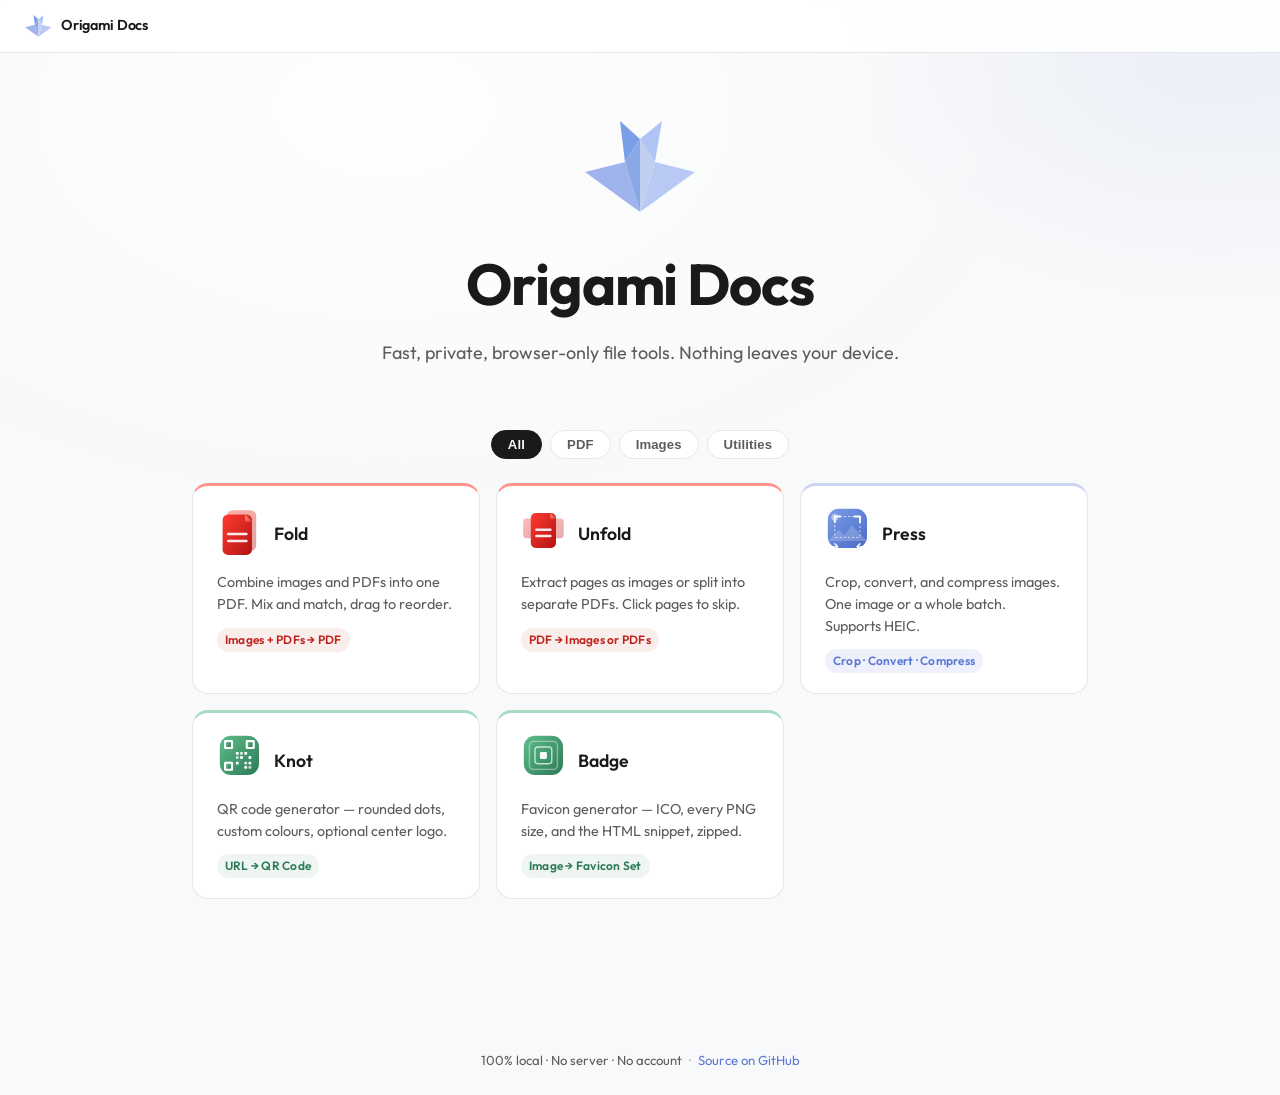
<file: index.html>
<!doctype html>
<html lang="en">
  <head>
    <meta charset="utf-8" />
    <meta name="viewport" content="width=device-width, initial-scale=1" />
    <meta name="theme-color" content="#151515" />
    <meta
      name="description"
      content="Origami Docs — fast, private, browser-only file tools. Nothing leaves your device."
    />
    <link rel="manifest" href="manifest.json" />
    <title>Origami Docs · Browser-only file tools</title>
    <link rel="apple-touch-icon" sizes="180x180" href="assets/icons/apple-touch-icon.png" />
    <link rel="icon" type="image/png" sizes="32x32" href="assets/icons/favicon-32.png" />
    <link rel="icon" type="image/png" sizes="192x192" href="assets/icons/icon-192.png" />
    <link rel="icon" type="image/svg+xml" href="assets/icons/favicon.svg" />
    <link rel="preconnect" href="https://fonts.gstatic.com" crossorigin />
    <link
      rel="stylesheet"
      href="https://fonts.googleapis.com/css2?family=Outfit:wght@400;500;600;700&display=swap"
    />
    <link rel="stylesheet" href="shared/styles.css" />
    <style>
      .wrap {
        max-width: 960px;
        margin: 0 auto;
        padding: clamp(32px, 6vw, 64px) clamp(20px, 4vw, 32px);
      }

      .hero {
        text-align: center;
        margin-bottom: clamp(40px, 6vw, 64px);
      }

      .hero-crane {
        display: block;
        height: 100px;
        width: auto;
        margin: 0 auto 24px;
        cursor: pointer;
      }

      .hero-crane polygon {
        transition: transform 0.5s cubic-bezier(0.34, 1.4, 0.64, 1);
        transform-box: fill-box;
      }

      /* wings rotate up around their body-connection edge */
      .crane-wl {
        transform: rotate(0deg);
        transform-origin: 72% 0%;
      }
      .crane-wr {
        transform: rotate(0deg);
        transform-origin: 28% 0%;
      }
      .hero-crane:hover .crane-wl { transform: rotate(-30deg); }
      .hero-crane:hover .crane-wr { transform: rotate(30deg); }

      /* tail and head spread slightly outward */
      .crane-tail {
        transform: rotate(0deg);
        transform-origin: 100% 100%;
      }
      .crane-head {
        transform: rotate(0deg);
        transform-origin: 0% 100%;
      }
      .hero-crane:hover .crane-tail { transform: rotate(-18deg); }
      .hero-crane:hover .crane-head { transform: rotate(18deg); }

      .hero h1 {
        margin: 0;
        font-size: clamp(2.4rem, 6vw, 3.6rem);
        font-weight: 700;
        letter-spacing: -0.02em;
      }

      .hero p {
        margin: 12px auto 0;
        max-width: 540px;
        color: var(--muted);
        font-size: clamp(1rem, 2vw, 1.125rem);
      }

      .tools {
        display: grid;
        grid-template-columns: repeat(auto-fill, minmax(260px, 1fr));
        gap: 16px;
      }

      .tool-card.cat-pdf     { border-top: 3px solid rgba(255, 59, 48, 0.55); }
      .tool-card.cat-image   { border-top: 3px solid rgba(159, 179, 236, 0.55); }
      .tool-card.cat-utility { border-top: 3px solid rgba(93, 189, 138, 0.55); }

      .tool-card {
        display: block;
        padding: 20px 24px;
        background: var(--panel);
        border: 1px solid var(--border);
        border-radius: 16px;
        color: var(--ink);
        text-decoration: none;
        transition:
          border-color 120ms ease,
          transform 120ms ease,
          background 120ms ease;
      }

      .tool-card:hover,
      .tool-card:focus-visible {
        border-color: var(--accent);
        transform: translateY(-2px);
        outline: none;
      }

      .tool-card:focus-visible {
        box-shadow: var(--focus-ring);
      }

      .card-top {
        display: flex;
        align-items: center;
        gap: 12px;
        margin-bottom: 10px;
      }

      .card-icon {
        flex-shrink: 0;
        height: 56px;
        width: auto;
      }

      .card-top h2 {
        margin: 0;
        font-size: 1.1rem;
        font-weight: 600;
      }

      .tool-card p {
        margin: 0 0 10px;
        color: var(--muted);
        font-size: 0.9rem;
      }

      .tool-meta {
        display: inline-block;
        font-size: 0.75rem;
        font-weight: 600;
        color: var(--muted);
        background: var(--soft);
        padding: 3px 8px;
        border-radius: 999px;
        letter-spacing: 0.02em;
      }

      .tool-meta.cat-pdf {
        color: #ff6b5e;
        background: rgba(255, 59, 48, 0.12);
      }

      .tool-meta.cat-image {
        color: var(--accent);
        background: rgba(159, 179, 236, 0.14);
      }

      .tool-meta.cat-utility {
        color: #5dbd8a;
        background: rgba(93, 189, 138, 0.12);
      }

      @media (prefers-color-scheme: light) {
        .tool-meta.cat-pdf     { color: #c0251d; background: rgba(192, 37, 29, 0.08); }
        .tool-meta.cat-image   { color: var(--accent); background: rgba(91, 120, 212, 0.1); }
        .tool-meta.cat-utility { color: #2d7a56; background: rgba(45, 122, 86, 0.08); }
      }

      .tool-card.placeholder {
        cursor: default;
        opacity: 0.6;
        border-style: dashed;
      }

      .tool-card.placeholder:hover {
        border-color: var(--border);
        transform: none;
      }

      /* ── Category filter pills ───────────────────────────────────────────── */

      .filter-bar {
        display: flex;
        gap: 8px;
        justify-content: center;
        flex-wrap: wrap;
        margin-bottom: 24px;
      }

      .filter-pill {
        padding: 6px 16px;
        border-radius: 999px;
        border: 1px solid var(--border);
        background: var(--panel);
        color: var(--muted);
        font-size: 0.82rem;
        font-weight: 600;
        cursor: pointer;
        transition: color 120ms ease, background 120ms ease, border-color 120ms ease;
        letter-spacing: 0.01em;
      }

      .filter-pill:hover { color: var(--ink); border-color: var(--ink); }

      .filter-pill[data-cat="all"].active {
        background: var(--ink);
        color: var(--bg);
        border-color: var(--ink);
      }

      .filter-pill[data-cat="cat-pdf"].active {
        background: rgba(255, 59, 48, 0.15);
        color: #ff6b5e;
        border-color: rgba(255, 59, 48, 0.45);
      }

      .filter-pill[data-cat="cat-image"].active {
        background: rgba(159, 179, 236, 0.15);
        color: var(--accent);
        border-color: rgba(159, 179, 236, 0.45);
      }

      .filter-pill[data-cat="cat-utility"].active {
        background: rgba(93, 189, 138, 0.15);
        color: #5dbd8a;
        border-color: rgba(93, 189, 138, 0.45);
      }

      @media (prefers-color-scheme: light) {
        .filter-pill[data-cat="cat-pdf"].active    { color: #c0251d; }
        .filter-pill[data-cat="cat-image"].active  { color: var(--accent); }
        .filter-pill[data-cat="cat-utility"].active{ color: #2d7a56; }
      }

      .tool-card[data-hidden] { display: none; }

      @media (max-width: 500px) {
        .hero-crane { height: 72px; }
        .hero { margin-bottom: clamp(28px, 5vw, 40px); }
        .tools { grid-template-columns: 1fr; }
      }
    </style>
  </head>
  <body>
    <main class="wrap">
      <header class="hero">
        <svg class="hero-crane" viewBox="0 0 120 100" role="img" aria-label="Origami crane" xmlns="http://www.w3.org/2000/svg">
          <polygon class="crane-wl"   points="5,55 45,45 60,95"   fill="#9FB3EC"/>
          <polygon class="crane-wr"   points="115,55 75,45 60,95"  fill="#B8C9F3"/>
          <polygon class="crane-bl"   points="45,45 60,22 60,95"   fill="#8AA8E6"/>
          <polygon class="crane-br"   points="75,45 60,22 60,95"   fill="#C0CFEF"/>
          <polygon class="crane-tail" points="45,45 40,4 60,22"    fill="#7B9EE8"/>
          <polygon class="crane-head" points="75,45 82,4 60,22"    fill="#B0C5F5"/>
        </svg>
        <h1>Origami Docs</h1>
        <p>Fast, private, browser-only file tools. Nothing leaves your device.</p>
      </header>

      <nav class="filter-bar" aria-label="Filter tools by category">
        <button class="filter-pill active" data-cat="all">All</button>
        <button class="filter-pill" data-cat="cat-pdf">PDF</button>
        <button class="filter-pill" data-cat="cat-image">Images</button>
        <button class="filter-pill" data-cat="cat-utility">Utilities</button>
      </nav>

      <section class="tools" aria-label="Available tools">

        <a class="tool-card cat-pdf" href="tools/fold/">
          <div class="card-top">
            <svg class="card-icon" viewBox="0 0 64 80" aria-hidden="true">
              <defs>
                <linearGradient id="ic-fld" x1="0" y1="0" x2="1" y2="1">
                  <stop offset="0" stop-color="#ff3b30"/><stop offset="1" stop-color="#b31313"/>
                </linearGradient>
                <linearGradient id="ic-fld-f" x1="0" y1="0" x2="1" y2="1">
                  <stop offset="0" stop-color="#ff8a7e"/><stop offset="1" stop-color="#e24a3f"/>
                </linearGradient>
              </defs>
              <rect x="14" y="6" width="42" height="58" rx="8" fill="url(#ic-fld)" opacity="0.4"/>
              <rect x="8" y="12" width="42" height="58" rx="8" fill="url(#ic-fld)"/>
              <path d="M40 12l10 10H40z" fill="url(#ic-fld-f)"/>
              <path d="M16 40h26M16 50h26" stroke="#fff" stroke-width="3.5" stroke-linecap="round" opacity="0.9"/>
            </svg>
            <h2>Fold</h2>
          </div>
          <p>Combine images and PDFs into one PDF. Mix and match, drag to reorder.</p>
          <span class="tool-meta cat-pdf">Images + PDFs → PDF</span>
        </a>

        <a class="tool-card cat-pdf" href="tools/unfold/">
          <div class="card-top">
            <svg class="card-icon" viewBox="0 0 64 80" aria-hidden="true">
              <defs>
                <linearGradient id="ic-unf" x1="0" y1="0" x2="1" y2="1">
                  <stop offset="0" stop-color="#ff3b30"/><stop offset="1" stop-color="#b31313"/>
                </linearGradient>
                <linearGradient id="ic-unf-f" x1="0" y1="0" x2="1" y2="1">
                  <stop offset="0" stop-color="#ff8a7e"/><stop offset="1" stop-color="#e24a3f"/>
                </linearGradient>
              </defs>
              <rect x="3" y="18" width="20" height="28" rx="5" fill="url(#ic-unf)" opacity="0.35"/>
              <rect x="41" y="18" width="20" height="28" rx="5" fill="url(#ic-unf)" opacity="0.35"/>
              <rect x="14" y="10" width="36" height="50" rx="7" fill="url(#ic-unf)"/>
              <path d="M42 10l8 8H42z" fill="url(#ic-unf-f)"/>
              <path d="M22 34h20M22 43h20" stroke="#fff" stroke-width="3.5" stroke-linecap="round" opacity="0.9"/>
            </svg>
            <h2>Unfold</h2>
          </div>
          <p>Extract pages as images or split into separate PDFs. Click pages to skip.</p>
          <span class="tool-meta cat-pdf">PDF → Images or PDFs</span>
        </a>

        <a class="tool-card cat-image" href="tools/press/">
          <div class="card-top">
            <svg class="card-icon" viewBox="0 0 64 80" aria-hidden="true">
              <defs>
                <linearGradient id="ic-prs" x1="0" y1="0" x2="1" y2="1">
                  <stop offset="0" stop-color="#7B9EE8"/><stop offset="1" stop-color="#4A6BC4"/>
                </linearGradient>
                <clipPath id="ic-prs-c"><rect x="4" y="4" width="56" height="56" rx="16"/></clipPath>
              </defs>
              <rect x="4" y="4" width="56" height="56" rx="16" fill="url(#ic-prs)"/>
              <circle cx="14" cy="16" r="5" fill="#fff" opacity="0.45" clip-path="url(#ic-prs-c)"/>
              <path d="M4 50 L20 34 L28 42 L38 28 L60 50 Z" fill="#fff" opacity="0.2" clip-path="url(#ic-prs-c)"/>
              <rect x="14" y="15" width="36" height="30" rx="1" fill="none" stroke="#fff" stroke-width="1.5" stroke-dasharray="3 3" opacity="0.65" clip-path="url(#ic-prs-c)"/>
              <path d="M22 15 L14 15 L14 23  M42 15 L50 15 L50 23" stroke="#fff" stroke-width="2.6" stroke-linecap="round" stroke-linejoin="round" fill="none"/>
              <path d="M10 58 L18 58" stroke="#fff" stroke-width="2" stroke-linecap="round" opacity="0.8"/>
              <path d="M14 54 L18 58 L14 62" stroke="#fff" stroke-width="2" stroke-linecap="round" stroke-linejoin="round" fill="none"/>
              <path d="M54 58 L46 58" stroke="#fff" stroke-width="2" stroke-linecap="round" opacity="0.8"/>
              <path d="M50 54 L46 58 L50 62" stroke="#fff" stroke-width="2" stroke-linecap="round" stroke-linejoin="round" fill="none"/>
            </svg>
            <h2>Press</h2>
          </div>
          <p>Crop, convert, and compress images. One image or a whole batch. Supports HEIC.</p>
          <span class="tool-meta cat-image">Crop · Convert · Compress</span>
        </a>

        <a class="tool-card cat-utility" href="tools/qr/">
          <div class="card-top">
            <svg class="card-icon" viewBox="0 0 64 80" aria-hidden="true">
              <defs>
                <linearGradient id="ic-qr" x1="0" y1="0" x2="1" y2="1">
                  <stop offset="0" stop-color="#5DBD8A"/><stop offset="1" stop-color="#2D7A56"/>
                </linearGradient>
                <clipPath id="ic-qr-c"><rect x="4" y="4" width="56" height="56" rx="16"/></clipPath>
              </defs>
              <rect x="4" y="4" width="56" height="56" rx="16" fill="url(#ic-qr)"/>
              <rect x="10" y="10" width="13" height="13" rx="2" fill="#fff" clip-path="url(#ic-qr-c)"/>
              <rect x="13" y="13" width="7" height="7" rx="1" fill="url(#ic-qr)" clip-path="url(#ic-qr-c)"/>
              <rect x="41" y="10" width="13" height="13" rx="2" fill="#fff" clip-path="url(#ic-qr-c)"/>
              <rect x="44" y="13" width="7" height="7" rx="1" fill="url(#ic-qr)" clip-path="url(#ic-qr-c)"/>
              <rect x="10" y="41" width="13" height="13" rx="2" fill="#fff" clip-path="url(#ic-qr-c)"/>
              <rect x="13" y="44" width="7" height="7" rx="1" fill="url(#ic-qr)" clip-path="url(#ic-qr-c)"/>
              <rect x="27" y="27" width="4" height="4" rx="1" fill="#fff"/>
              <rect x="33" y="27" width="4" height="4" rx="1" fill="#fff" opacity="0.8"/>
              <rect x="39" y="27" width="4" height="4" rx="1" fill="#fff"/>
              <rect x="27" y="33" width="4" height="4" rx="1" fill="#fff" opacity="0.7"/>
              <rect x="33" y="33" width="4" height="4" rx="1" fill="#fff"/>
              <rect x="45" y="33" width="4" height="4" rx="1" fill="#fff"/>
              <rect x="27" y="41" width="4" height="4" rx="1" fill="#fff"/>
              <rect x="39" y="41" width="4" height="4" rx="1" fill="#fff" opacity="0.8"/>
              <rect x="45" y="41" width="4" height="4" rx="1" fill="#fff"/>
              <rect x="39" y="47" width="4" height="4" rx="1" fill="#fff"/>
              <rect x="45" y="47" width="4" height="4" rx="1" fill="#fff" opacity="0.7"/>
            </svg>
            <h2>Knot</h2>
          </div>
          <p>QR code generator — rounded dots, custom colours, optional center logo.</p>
          <span class="tool-meta cat-utility">URL → QR Code</span>
        </a>

        <a class="tool-card cat-utility" href="tools/favicon/">
          <div class="card-top">
            <svg class="card-icon" viewBox="0 0 64 80" aria-hidden="true">
              <defs>
                <linearGradient id="ic-fav" x1="0" y1="0" x2="1" y2="1">
                  <stop offset="0" stop-color="#5DBD8A"/><stop offset="1" stop-color="#2D7A56"/>
                </linearGradient>
                <clipPath id="ic-fav-c"><rect x="4" y="4" width="56" height="56" rx="16"/></clipPath>
              </defs>
              <rect x="4" y="4" width="56" height="56" rx="16" fill="url(#ic-fav)"/>
              <rect x="12" y="12" width="40" height="40" rx="6" fill="none" stroke="#fff" stroke-width="2" opacity="0.4" clip-path="url(#ic-fav-c)"/>
              <rect x="20" y="20" width="24" height="24" rx="4" fill="none" stroke="#fff" stroke-width="2" opacity="0.7" clip-path="url(#ic-fav-c)"/>
              <rect x="27" y="27" width="10" height="10" rx="2" fill="#fff" opacity="0.95" clip-path="url(#ic-fav-c)"/>
            </svg>
            <h2>Badge</h2>
          </div>
          <p>Favicon generator — ICO, every PNG size, and the HTML snippet, zipped.</p>
          <span class="tool-meta cat-utility">Image → Favicon Set</span>
        </a>


      </section>
    </main>

    <script src="shared/shell.js"></script>
    <script>
      Shell.mount();

      (function () {
        const pills = document.querySelectorAll(".filter-pill");
        const cards = document.querySelectorAll(".tool-card");
        pills.forEach(pill => {
          pill.addEventListener("click", () => {
            pills.forEach(p => p.classList.remove("active"));
            pill.classList.add("active");
            const cat = pill.dataset.cat;
            cards.forEach(card => {
              if (cat === "all" || card.classList.contains(cat)) {
                delete card.dataset.hidden;
              } else {
                card.dataset.hidden = "";
              }
            });
          });
        });
      })();
      if ("serviceWorker" in navigator) {
        window.addEventListener("load", () => {
          navigator.serviceWorker.register("./sw.js").catch(() => {});
        });
      }
    </script>
  </body>
</html>
</file>
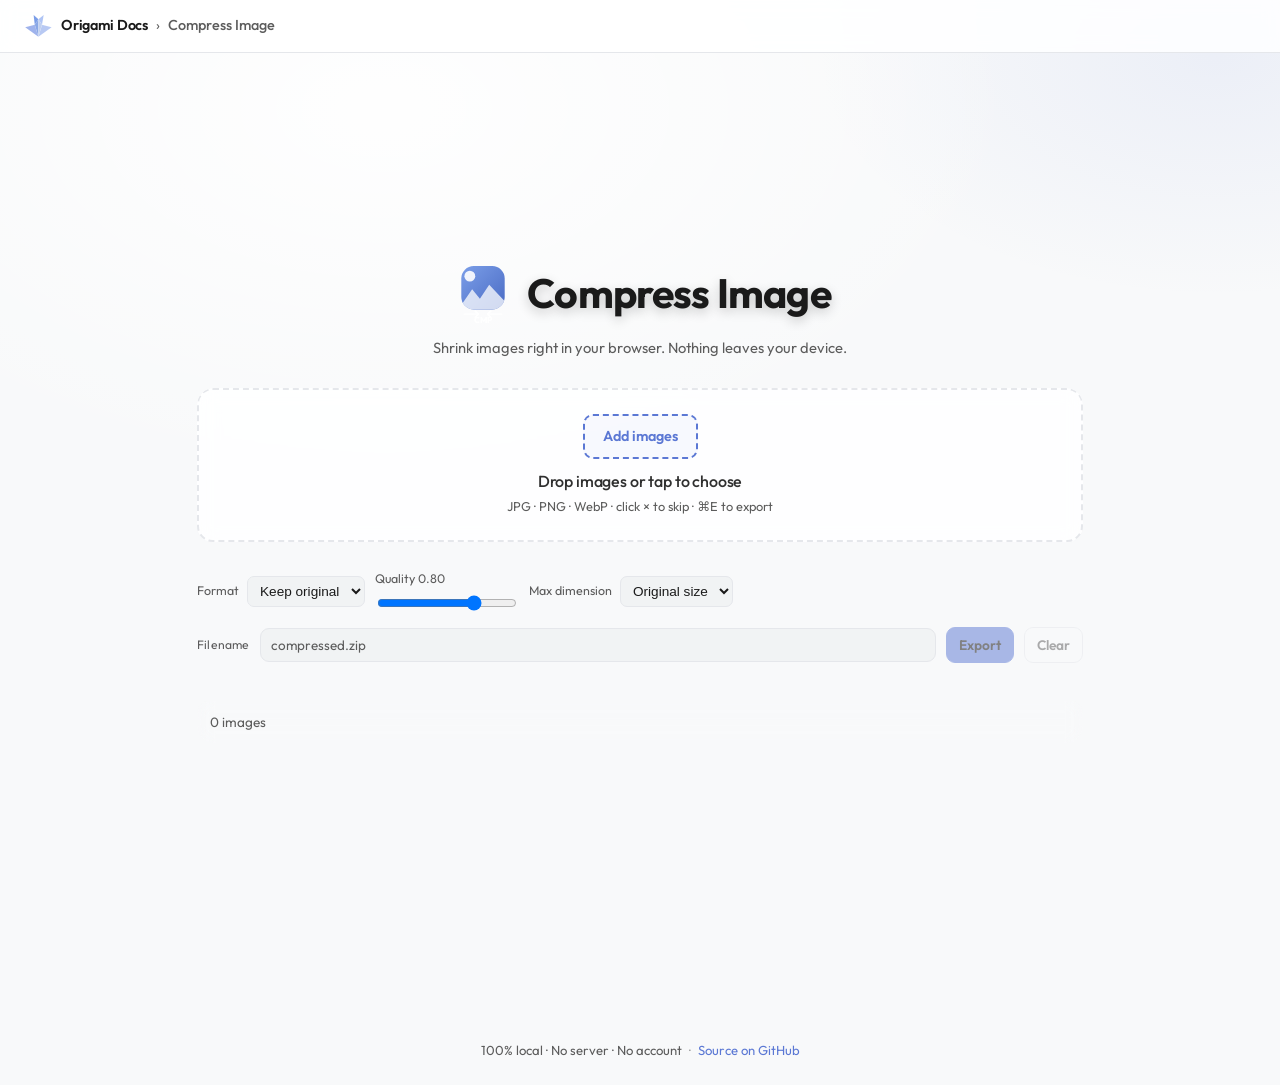
<file: tools/compress-image/index.html>
<!doctype html>
<html lang="en">
  <head>
    <meta charset="utf-8" />
    <meta name="viewport" content="width=device-width, initial-scale=1" />
    <meta name="theme-color" content="#151515" />
    <meta
      name="description"
      content="Compress images in your browser. Adjust quality and dimensions, no upload needed. Nothing leaves your device."
    />
    <link rel="manifest" href="../../manifest.json" />
    <title>Compress Image · Origami Docs</title>
    <link rel="apple-touch-icon" sizes="180x180" href="../../assets/icons/apple-touch-icon.png" />
    <link rel="icon" type="image/png" sizes="32x32" href="../../assets/icons/favicon-32.png" />
    <link rel="icon" type="image/png" sizes="192x192" href="../../assets/icons/icon-192.png" />
    <link rel="icon" type="image/svg+xml" href="../../assets/icons/favicon.svg" />
    <link rel="preconnect" href="https://fonts.gstatic.com" crossorigin />
    <link
      rel="stylesheet"
      href="https://fonts.googleapis.com/css2?family=Outfit:wght@400;500;600;700&display=swap"
    />
    <link rel="stylesheet" href="../../shared/styles.css" />
    <link rel="stylesheet" href="../../shared/tool-ui.css" />
    <link rel="stylesheet" href="styles.css" />
  </head>
  <body>
    <main class="wrap">
      <header class="hero">
        <div class="brand">
          <span class="badge" aria-hidden="true">
            <svg class="logo" viewBox="0 0 64 80" role="img" aria-label="CMP">
              <defs>
                <linearGradient id="pdfBody" x1="0" y1="0" x2="1" y2="1">
                  <stop offset="0" stop-color="#7B9EE8" />
                  <stop offset="1" stop-color="#4A6BC4" />
                </linearGradient>
                <clipPath id="ic"><rect x="4" y="4" width="56" height="56" rx="16" /></clipPath>
              </defs>
              <!-- Square squircle — not a document page -->
              <rect x="4" y="4" width="56" height="56" rx="16" fill="url(#pdfBody)" />
              <!-- Sun -->
              <circle cx="15" cy="17" r="7" fill="#ffffff" opacity="0.9" clip-path="url(#ic)" />
              <!-- Mountain landscape fills square -->
              <path d="M0 60 L18 34 L28 46 L40 28 L70 60 Z" fill="#ffffff" opacity="0.75" clip-path="url(#ic)" />
              <!-- Compress: arrows pointing inward toward each other -->
              <path d="M8 66 L26 66" stroke="#ffffff" stroke-width="2.2" stroke-linecap="round" opacity="0.75" />
              <path d="M22 62 L26 66 L22 70" stroke="#ffffff" stroke-width="2.2" stroke-linecap="round" stroke-linejoin="round" fill="none" />
              <path d="M56 66 L38 66" stroke="#ffffff" stroke-width="2.2" stroke-linecap="round" opacity="0.75" />
              <path d="M42 62 L38 66 L42 70" stroke="#ffffff" stroke-width="2.2" stroke-linecap="round" stroke-linejoin="round" fill="none" />
              <text x="32" y="78" text-anchor="middle" font-size="11" font-family="Outfit, system-ui, sans-serif" font-weight="800" fill="#ffffff">CMP</text>
            </svg>
          </span>
          <h1>Compress Image</h1>
        </div>
        <p>Shrink images right in your browser. Nothing leaves your device.</p>
      </header>

      <section class="panel">
        <div id="dropZone" class="drop">
          <label class="file-btn">
            <input
              id="fileInput"
              type="file"
              accept="image/png,image/jpeg,image/webp"
              multiple
            />
            Add images
          </label>
          <p id="emptyState" class="empty-state">Drop images or tap to choose</p>
          <p class="hint">JPG · PNG · WebP · click × to skip · ⌘E to export</p>
        </div>

        <div class="controls">
          <div class="select inline">
            <label for="formatSelect">Format</label>
            <select id="formatSelect">
              <option value="auto" selected>Keep original</option>
              <option value="jpeg">JPG</option>
              <option value="webp">WebP</option>
              <option value="png">PNG</option>
            </select>
          </div>
          <div class="select range">
            <label for="qualityRange">Quality <span id="qualityValue">0.80</span></label>
            <input id="qualityRange" type="range" min="0.3" max="1" step="0.02" value="0.8" />
          </div>
          <div class="select inline">
            <label for="maxDimSelect">Max dimension</label>
            <select id="maxDimSelect">
              <option value="0" selected>Original size</option>
              <option value="3000">3000 px</option>
              <option value="2000">2000 px</option>
              <option value="1500">1500 px</option>
              <option value="1000">1000 px</option>
              <option value="800">800 px</option>
            </select>
          </div>
        </div>

        <div class="controls">
          <label for="fileNameInput" class="field-tag">Filename</label>
          <input id="fileNameInput" class="name-input" type="text" placeholder="compressed.zip" />
          <button id="exportBtn" class="primary" disabled>Export</button>
          <button id="clearBtn" class="ghost" disabled>Clear</button>
        </div>

        <div id="items" class="items" aria-live="polite"></div>

        <div class="status">
          <span id="count">0 images</span>
          <progress id="progress" value="0" max="1" hidden></progress>
          <span id="status"></span>
        </div>
      </section>
    </main>

    <script src="../../shared/vendor/jszip.min.js"></script>
    <script src="app.js"></script>
    <script src="../../shared/shell.js"></script>
    <script>
      Shell.mount({ tool: "Compress Image", rootHref: "../../" });
    </script>
  </body>
</html>
</file>
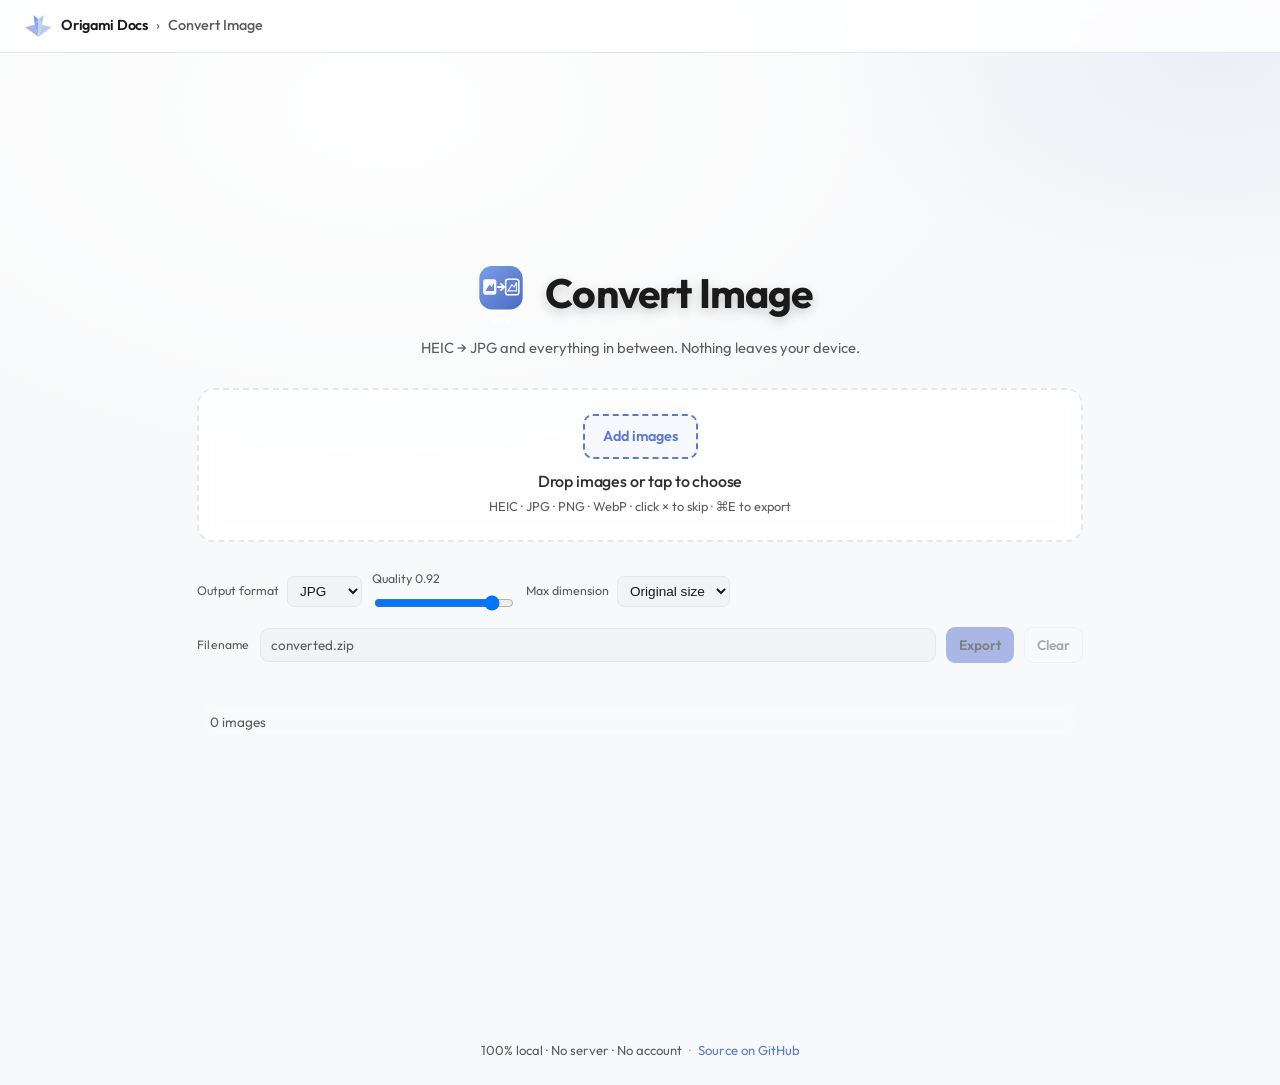
<file: tools/convert-image/index.html>
<!doctype html>
<html lang="en">
  <head>
    <meta charset="utf-8" />
    <meta name="viewport" content="width=device-width, initial-scale=1" />
    <meta name="theme-color" content="#151515" />
    <meta
      name="description"
      content="Convert HEIC, JPG, PNG, or WebP images to any other image format. All in your browser. Nothing leaves your device."
    />
    <link rel="manifest" href="../../manifest.json" />
    <title>Convert Image · Origami Docs</title>
    <link rel="apple-touch-icon" sizes="180x180" href="../../assets/icons/apple-touch-icon.png" />
    <link rel="icon" type="image/png" sizes="32x32" href="../../assets/icons/favicon-32.png" />
    <link rel="icon" type="image/png" sizes="192x192" href="../../assets/icons/icon-192.png" />
    <link rel="icon" type="image/svg+xml" href="../../assets/icons/favicon.svg" />
    <link rel="preconnect" href="https://fonts.gstatic.com" crossorigin />
    <link
      rel="stylesheet"
      href="https://fonts.googleapis.com/css2?family=Outfit:wght@400;500;600;700&display=swap"
    />
    <link rel="stylesheet" href="../../shared/styles.css" />
    <link rel="stylesheet" href="../../shared/tool-ui.css" />
    <link rel="stylesheet" href="styles.css" />
  </head>
  <body>
    <main class="wrap">
      <header class="hero">
        <div class="brand">
          <span class="badge" aria-hidden="true">
            <svg class="logo" viewBox="0 0 64 80" role="img" aria-label="CNV">
              <defs>
                <linearGradient id="pdfBody" x1="0" y1="0" x2="1" y2="1">
                  <stop offset="0" stop-color="#7B9EE8" />
                  <stop offset="1" stop-color="#4A6BC4" />
                </linearGradient>
                <clipPath id="ic"><rect x="4" y="4" width="56" height="56" rx="16" /></clipPath>
              </defs>
              <!-- Square squircle — not a document page -->
              <rect x="4" y="4" width="56" height="56" rx="16" fill="url(#pdfBody)" />
              <!-- source photo frame (filled = current format) -->
              <rect x="9" y="21" width="17" height="20" rx="3" fill="#ffffff" opacity="0.95" clip-path="url(#ic)" />
              <path d="M12 36 L17 28 L20 31 L23 25 L23 36 Z" fill="#4A6BC4" opacity="0.8" clip-path="url(#ic)" />
              <!-- conversion arrow -->
              <path d="M28 31 L36 31 M32 27 L36 31 L32 35" stroke="#ffffff" stroke-width="2.4" stroke-linecap="round" stroke-linejoin="round" fill="none" />
              <!-- target photo frame (outline = new format) -->
              <rect x="38" y="21" width="17" height="20" rx="3" fill="none" stroke="#ffffff" stroke-width="2" clip-path="url(#ic)" />
              <path d="M41 36 L46 28 L49 31 L52 25 L52 36 Z" fill="none" stroke="#ffffff" stroke-width="1.5" opacity="0.9" clip-path="url(#ic)" />
              <text x="32" y="78" text-anchor="middle" font-size="11" font-family="Outfit, system-ui, sans-serif" font-weight="800" fill="#ffffff">CNV</text>
            </svg>
          </span>
          <h1>Convert Image</h1>
        </div>
        <p>HEIC → JPG and everything in between. Nothing leaves your device.</p>
      </header>

      <section class="panel">
        <div id="dropZone" class="drop">
          <label class="file-btn">
            <input
              id="fileInput"
              type="file"
              accept="image/*,.heic,.heif"
              multiple
            />
            Add images
          </label>
          <p id="emptyState" class="empty-state">Drop images or tap to choose</p>
          <p class="hint">HEIC · JPG · PNG · WebP · click × to skip · ⌘E to export</p>
        </div>

        <div class="controls">
          <div class="select inline">
            <label for="formatSelect">Output format</label>
            <select id="formatSelect">
              <option value="jpeg" selected>JPG</option>
              <option value="png">PNG</option>
              <option value="webp">WebP</option>
            </select>
          </div>
          <div class="select range" id="qualityWrap">
            <label for="qualityRange">Quality <span id="qualityValue">0.92</span></label>
            <input id="qualityRange" type="range" min="0.3" max="1" step="0.02" value="0.92" />
          </div>
          <div class="select inline">
            <label for="maxDimSelect">Max dimension</label>
            <select id="maxDimSelect">
              <option value="0" selected>Original size</option>
              <option value="3000">3000 px</option>
              <option value="2000">2000 px</option>
              <option value="1500">1500 px</option>
              <option value="1000">1000 px</option>
            </select>
          </div>
        </div>

        <div class="controls">
          <label for="fileNameInput" class="field-tag">Filename</label>
          <input id="fileNameInput" class="name-input" type="text" placeholder="converted.zip" />
          <button id="exportBtn" class="primary" disabled>Export</button>
          <button id="clearBtn" class="ghost" disabled>Clear</button>
        </div>

        <div id="items" class="items" aria-live="polite"></div>

        <div class="status">
          <span id="count">0 images</span>
          <progress id="progress" value="0" max="1" hidden></progress>
          <span id="status"></span>
        </div>
      </section>
    </main>

    <script src="../../shared/vendor/jszip.min.js"></script>
    <script src="../../shared/vendor/heic2any.min.js"></script>
    <script src="app.js"></script>
    <script src="../../shared/shell.js"></script>
    <script>
      Shell.mount({ tool: "Convert Image", rootHref: "../../" });
    </script>
  </body>
</html>
</file>
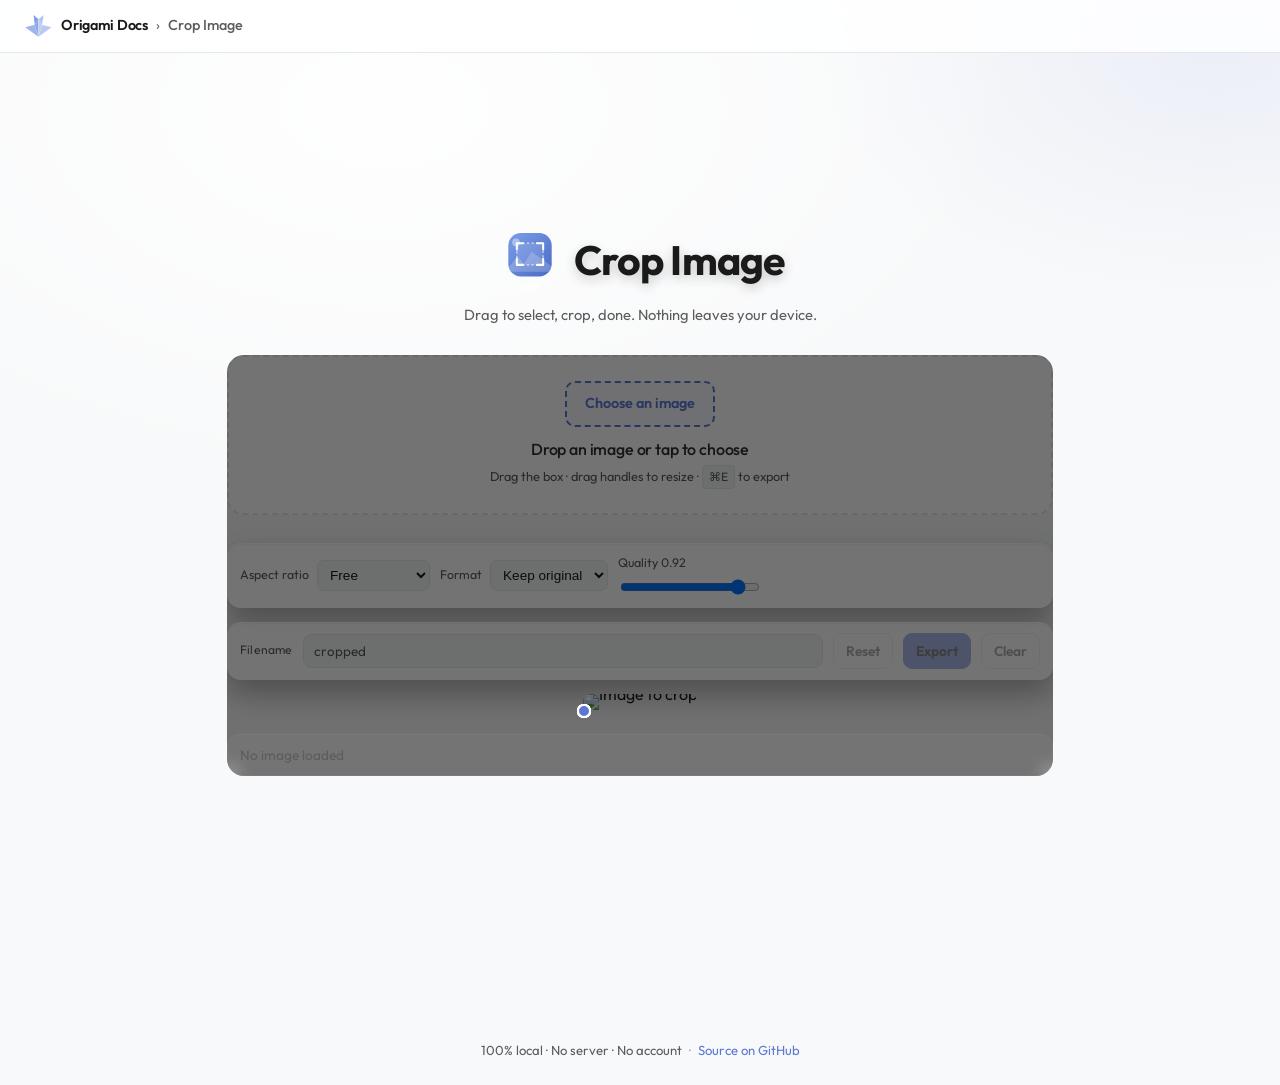
<file: tools/crop-image/index.html>
<!doctype html>
<html lang="en">
  <head>
    <meta charset="utf-8" />
    <meta name="viewport" content="width=device-width, initial-scale=1" />
    <meta name="theme-color" content="#151515" />
    <meta
      name="description"
      content="Crop an image in your browser with a draggable selection and aspect-ratio presets. Nothing leaves your device."
    />
    <link rel="manifest" href="../../manifest.json" />
    <title>Crop Image · Origami Docs</title>
    <link rel="apple-touch-icon" sizes="180x180" href="../../assets/icons/apple-touch-icon.png" />
    <link rel="icon" type="image/png" sizes="32x32" href="../../assets/icons/favicon-32.png" />
    <link rel="icon" type="image/png" sizes="192x192" href="../../assets/icons/icon-192.png" />
    <link rel="icon" type="image/svg+xml" href="../../assets/icons/favicon.svg" />
    <link rel="preconnect" href="https://fonts.gstatic.com" crossorigin />
    <link
      rel="stylesheet"
      href="https://fonts.googleapis.com/css2?family=Outfit:wght@400;500;600;700&display=swap"
    />
    <link rel="stylesheet" href="../../shared/styles.css" />
    <link rel="stylesheet" href="../../shared/tool-ui.css" />
    <link rel="stylesheet" href="styles.css" />
  </head>
  <body>
    <main class="wrap">
      <header class="hero">
        <div class="brand">
          <span class="badge" aria-hidden="true">
            <svg class="logo" viewBox="0 0 64 80" role="img" aria-label="CRP">
              <defs>
                <linearGradient id="pdfBody" x1="0" y1="0" x2="1" y2="1">
                  <stop offset="0" stop-color="#7B9EE8" />
                  <stop offset="1" stop-color="#4A6BC4" />
                </linearGradient>
                <clipPath id="ic"><rect x="4" y="4" width="56" height="56" rx="16" /></clipPath>
              </defs>
              <!-- Square squircle — not a document page -->
              <rect x="4" y="4" width="56" height="56" rx="16" fill="url(#pdfBody)" />
              <!-- Subtle background landscape (image being cropped) -->
              <circle cx="14" cy="16" r="5" fill="#ffffff" opacity="0.4" clip-path="url(#ic)" />
              <path d="M0 54 L16 34 L24 44 L34 28 L70 54 Z" fill="#ffffff" opacity="0.2" clip-path="url(#ic)" />
              <!-- Crop selection tint -->
              <rect x="15" y="17" width="34" height="28" rx="1" fill="#ffffff" opacity="0.12" clip-path="url(#ic)" />
              <!-- Dashed crop border -->
              <rect x="15" y="17" width="34" height="28" rx="1" fill="none" stroke="#ffffff" stroke-width="1.5" stroke-dasharray="3 3" opacity="0.7" clip-path="url(#ic)" />
              <!-- L-corner crop handles -->
              <path d="M23 17 L15 17 L15 25 M41 17 L49 17 L49 25 M23 45 L15 45 L15 37 M41 45 L49 45 L49 37" stroke="#ffffff" stroke-width="2.6" stroke-linecap="round" stroke-linejoin="round" fill="none" />
              <text x="32" y="78" text-anchor="middle" font-size="11" font-family="Outfit, system-ui, sans-serif" font-weight="800" fill="#ffffff">CRP</text>
            </svg>
            </svg>
          </span>
          <h1>Crop Image</h1>
        </div>
        <p>Drag to select, crop, done. Nothing leaves your device.</p>
      </header>

      <section class="panel">
        <div id="dropZone" class="drop">
          <label class="file-btn">
            <input id="fileInput" type="file" accept="image/png,image/jpeg,image/webp" />
            Choose an image
          </label>
          <p id="emptyState" class="empty-state">Drop an image or tap to choose</p>
          <p class="hint">Drag the box · drag handles to resize · <kbd>⌘E</kbd> to export</p>
        </div>

        <div class="controls controls-bar">
          <div class="select inline">
            <label for="ratioSelect">Aspect ratio</label>
            <select id="ratioSelect">
              <option value="free" selected>Free</option>
              <option value="1:1">Square 1:1</option>
              <option value="4:3">4:3</option>
              <option value="3:2">3:2</option>
              <option value="16:9">16:9</option>
              <option value="2:3">2:3 (portrait)</option>
              <option value="9:16">9:16 (story)</option>
            </select>
          </div>
          <div class="select inline">
            <label for="formatSelect">Format</label>
            <select id="formatSelect">
              <option value="auto" selected>Keep original</option>
              <option value="jpeg">JPG</option>
              <option value="png">PNG</option>
              <option value="webp">WebP</option>
            </select>
          </div>
          <div class="select range" id="qualityWrap">
            <label for="qualityRange">Quality <span id="qualityValue">0.92</span></label>
            <input id="qualityRange" type="range" min="0.3" max="1" step="0.02" value="0.92" />
          </div>
        </div>

        <div class="controls controls-bar">
          <label for="fileNameInput" class="field-tag">Filename</label>
          <input id="fileNameInput" class="name-input" type="text" placeholder="cropped" />
          <button id="resetBtn" class="ghost" disabled>Reset</button>
          <button id="exportBtn" class="primary" disabled>Export</button>
          <button id="clearBtn" class="ghost" disabled>Clear</button>
        </div>

        <div id="stage" class="crop-stage" hidden>
          <img id="cropImg" class="crop-img" alt="Image to crop" />
          <div id="cropBox" class="crop-box">
            <span class="handle n"></span>
            <span class="handle s"></span>
            <span class="handle e"></span>
            <span class="handle w"></span>
            <span class="handle ne"></span>
            <span class="handle nw"></span>
            <span class="handle se"></span>
            <span class="handle sw"></span>
          </div>
        </div>

        <div class="status">
          <div class="status-left">
            <span id="count">No image loaded</span>
          </div>
          <div class="status-right">
            <span id="status"></span>
          </div>
        </div>
      </section>
    </main>

    <script src="app.js"></script>
    <script src="../../shared/shell.js"></script>
    <script>
      Shell.mount({ tool: "Crop Image", rootHref: "../../" });
    </script>
  </body>
</html>
</file>
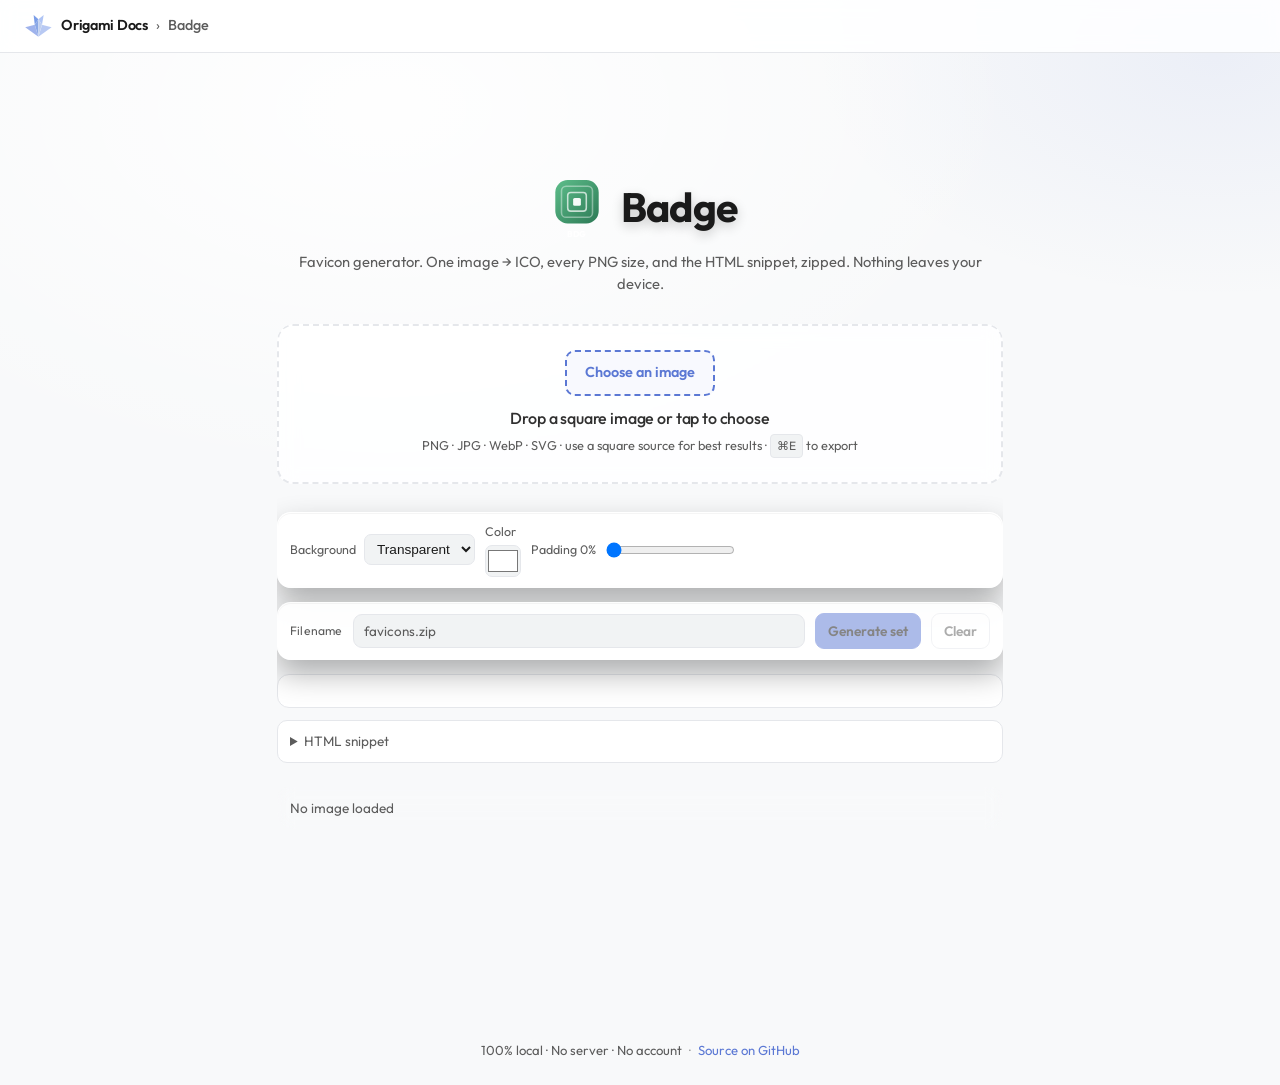
<file: tools/favicon/index.html>
<!doctype html>
<html lang="en">
  <head>
    <meta charset="utf-8" />
    <meta name="viewport" content="width=device-width, initial-scale=1" />
    <meta name="theme-color" content="#151515" />
    <meta
      name="description"
      content="Badge — favicon generator. One image into ICO, every PNG size, apple-touch-icon, and the HTML snippet. Nothing leaves your device."
    />
    <link rel="manifest" href="../../manifest.json" />
    <title>Badge · Origami Docs</title>
    <link rel="apple-touch-icon" sizes="180x180" href="../../assets/icons/apple-touch-icon.png" />
    <link rel="icon" type="image/png" sizes="32x32" href="../../assets/icons/favicon-32.png" />
    <link rel="icon" type="image/png" sizes="192x192" href="../../assets/icons/icon-192.png" />
    <link rel="icon" type="image/svg+xml" href="../../assets/icons/favicon.svg" />
    <link rel="preconnect" href="https://fonts.gstatic.com" crossorigin />
    <link
      rel="stylesheet"
      href="https://fonts.googleapis.com/css2?family=Outfit:wght@400;500;600;700&display=swap"
    />
    <link rel="stylesheet" href="../../shared/styles.css" />
    <link rel="stylesheet" href="../../shared/tool-ui.css" />
    <link rel="stylesheet" href="styles.css" />
  </head>
  <body>
    <main class="wrap">
      <header class="hero">
        <div class="brand">
          <span class="badge" aria-hidden="true">
            <svg class="logo" viewBox="0 0 64 80" role="img" aria-label="BDG">
              <defs>
                <linearGradient id="pdfBody" x1="0" y1="0" x2="1" y2="1">
                  <stop offset="0" stop-color="#5DBD8A" />
                  <stop offset="1" stop-color="#2D7A56" />
                </linearGradient>
                <clipPath id="ic"><rect x="4" y="4" width="56" height="56" rx="16" /></clipPath>
              </defs>
              <!-- Green squircle — not a document page -->
              <rect x="4" y="4" width="56" height="56" rx="16" fill="url(#pdfBody)" />
              <!-- Nested squares = favicon size outputs (64 → 32 → 16px) -->
              <rect x="12" y="12" width="40" height="40" rx="6" fill="none" stroke="#ffffff" stroke-width="2" opacity="0.4" clip-path="url(#ic)" />
              <rect x="20" y="20" width="24" height="24" rx="4" fill="none" stroke="#ffffff" stroke-width="2" opacity="0.7" clip-path="url(#ic)" />
              <rect x="27" y="27" width="10" height="10" rx="2" fill="#ffffff" opacity="0.95" clip-path="url(#ic)" />
              <text x="32" y="78" text-anchor="middle" font-size="11" font-family="Outfit, system-ui, sans-serif" font-weight="800" fill="#ffffff">BDG</text>
            </svg>
          </span>
          <h1>Badge</h1>
        </div>
        <p>Favicon generator. One image → ICO, every PNG size, and the HTML snippet, zipped. Nothing leaves your device.</p>
      </header>

      <section class="panel">
        <div id="dropZone" class="drop">
          <label class="file-btn">
            <input id="fileInput" type="file" accept="image/png,image/jpeg,image/webp,image/svg+xml" />
            Choose an image
          </label>
          <p id="emptyState" class="empty-state">Drop a square image or tap to choose</p>
          <p class="hint">PNG · JPG · WebP · SVG · use a square source for best results · <kbd>⌘E</kbd> to export</p>
        </div>

        <div class="controls controls-bar">
          <div class="select inline">
            <label for="bgSelect">Background</label>
            <select id="bgSelect">
              <option value="transparent" selected>Transparent</option>
              <option value="color">Solid color</option>
            </select>
          </div>
          <div class="select color" id="bgColorWrap" hidden>
            <label for="bgColor">Color</label>
            <input id="bgColor" type="color" value="#ffffff" />
          </div>
          <div class="select inline">
            <label for="paddingRange">Padding <span id="paddingValue">0</span>%</label>
            <input id="paddingRange" type="range" min="0" max="30" step="2" value="0" />
          </div>
        </div>

        <div class="controls controls-bar">
          <label for="fileNameInput" class="field-tag">Filename</label>
          <input id="fileNameInput" class="name-input" type="text" placeholder="favicons.zip" />
          <button id="exportBtn" class="primary" disabled>Generate set</button>
          <button id="clearBtn" class="ghost" disabled>Clear</button>
        </div>

        <div id="previewWrap" class="preview-wrap" hidden>
          <div class="preview-grid" id="previewGrid"></div>
          <details class="snippet">
            <summary>HTML snippet</summary>
            <pre id="snippet"></pre>
            <button id="copySnippet" class="ghost small" type="button">Copy</button>
          </details>
        </div>

        <div class="status">
          <div class="status-left">
            <span id="count">No image loaded</span>
            <progress id="progress" value="0" max="1" hidden></progress>
          </div>
          <div class="status-right">
            <span id="status"></span>
          </div>
        </div>
      </section>
    </main>

    <script src="../../shared/vendor/jszip.min.js"></script>
    <script src="app.js"></script>
    <script src="../../shared/shell.js"></script>
    <script>
      Shell.mount({ tool: "Badge", rootHref: "../../" });
    </script>
  </body>
</html>
</file>
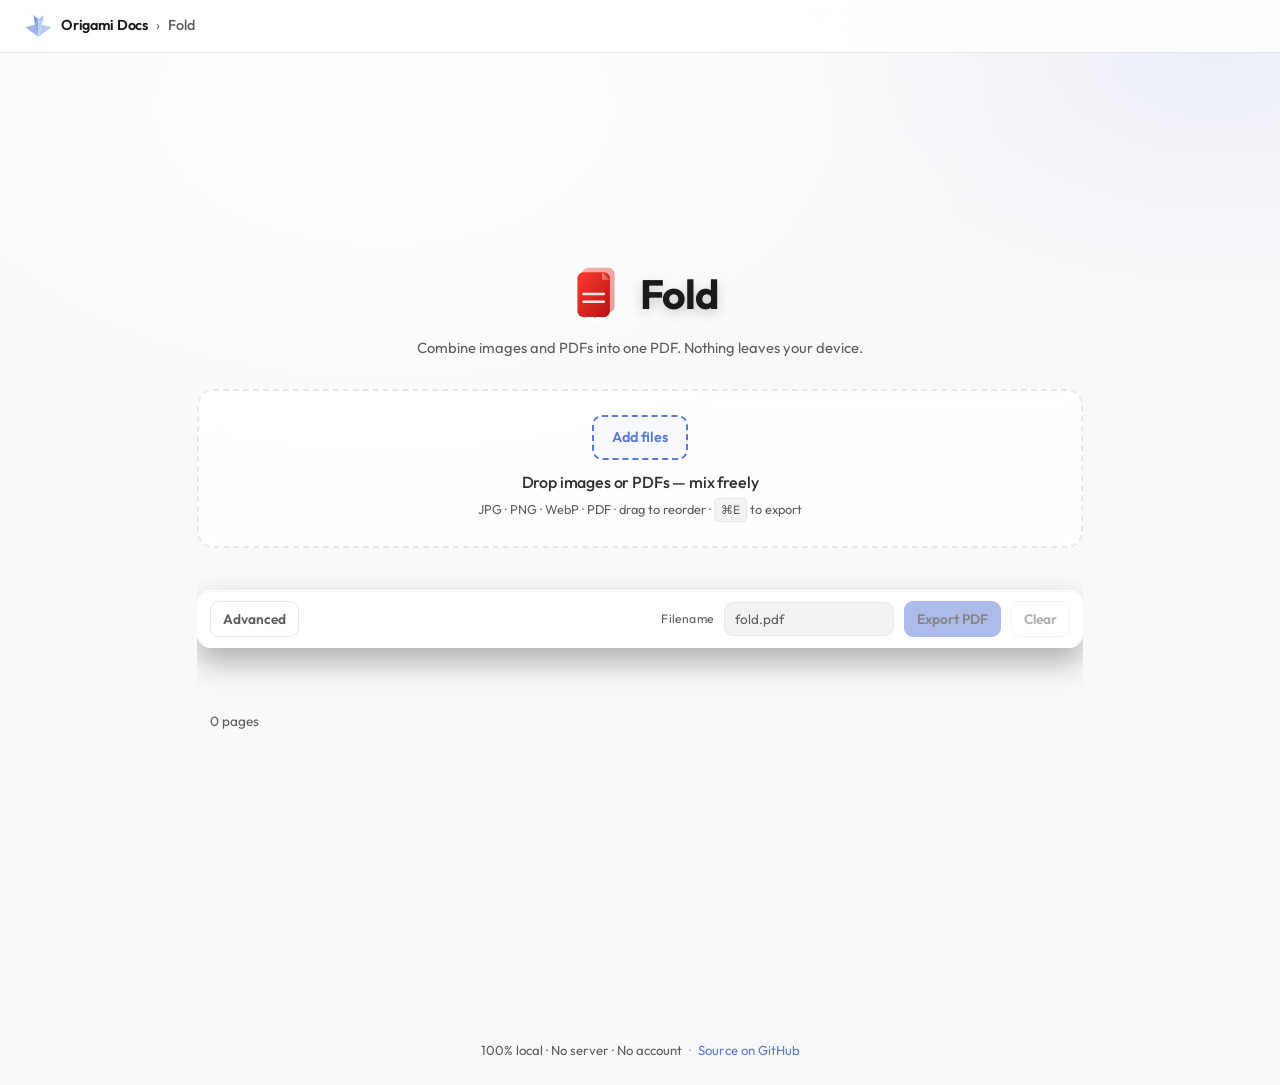
<file: tools/fold/index.html>
<!doctype html>
<html lang="en">
  <head>
    <meta charset="utf-8" />
    <meta name="viewport" content="width=device-width, initial-scale=1" />
    <meta name="theme-color" content="#151515" />
    <meta
      name="description"
      content="Combine images and PDFs into one PDF. Drag to reorder. Nothing leaves your device."
    />
    <link rel="manifest" href="../../manifest.json" />
    <title>Fold · Origami Docs</title>
    <link rel="apple-touch-icon" sizes="180x180" href="../../assets/icons/apple-touch-icon.png" />
    <link rel="icon" type="image/png" sizes="32x32" href="../../assets/icons/favicon-32.png" />
    <link rel="icon" type="image/png" sizes="192x192" href="../../assets/icons/icon-192.png" />
    <link rel="icon" type="image/svg+xml" href="../../assets/icons/favicon.svg" />
    <link rel="preconnect" href="https://fonts.gstatic.com" crossorigin />
    <link rel="stylesheet" href="https://fonts.googleapis.com/css2?family=Outfit:wght@400;500;600;700&display=swap" />
    <link rel="stylesheet" href="../../shared/styles.css" />
    <link rel="stylesheet" href="../../shared/tool-ui.css" />
    <link rel="stylesheet" href="styles.css" />
  </head>
  <body>
    <main class="wrap">
      <header class="hero">
        <div class="brand">
          <span class="badge" aria-hidden="true">
            <svg class="logo" viewBox="0 0 64 80" role="img" aria-label="FLD">
              <defs>
                <linearGradient id="pdfBody" x1="0" y1="0" x2="1" y2="1">
                  <stop offset="0" stop-color="#ff3b30" />
                  <stop offset="1" stop-color="#b31313" />
                </linearGradient>
                <linearGradient id="pdfFold" x1="0" y1="0" x2="1" y2="1">
                  <stop offset="0" stop-color="#ff8a7e" />
                  <stop offset="1" stop-color="#e24a3f" />
                </linearGradient>
              </defs>
              <!-- back page -->
              <rect x="14" y="6" width="42" height="58" rx="8" fill="url(#pdfBody)" opacity="0.4" />
              <!-- front page -->
              <rect x="8" y="12" width="42" height="58" rx="8" fill="url(#pdfBody)" />
              <path d="M40 12l10 10H40z" fill="url(#pdfFold)" />
              <path d="M16 40h26M16 50h26" stroke="#ffffff" stroke-width="3.5" stroke-linecap="round" opacity="0.9" />
              <text x="29" y="78" text-anchor="middle" font-size="11" font-family="Outfit, system-ui, sans-serif" font-weight="800" fill="#ffffff">FLD</text>
            </svg>
          </span>
          <h1>Fold</h1>
        </div>
        <p>Combine images and PDFs into one PDF. Nothing leaves your device.</p>
      </header>

      <section class="panel">
        <div id="dropZone" class="drop">
          <label class="file-btn">
            <input id="fileInput" type="file" accept="image/png,image/jpeg,image/webp,application/pdf,.pdf" multiple />
            Add files
          </label>
          <p id="emptyState" class="empty-state">Drop images or PDFs — mix freely</p>
          <p class="hint">JPG · PNG · WebP · PDF · drag to reorder · <kbd>⌘E</kbd> to export</p>
        </div>

        <div class="controls sticky-bar" id="controls">
          <div class="controls-core">
            <button id="advancedToggle" class="ghost" type="button" aria-expanded="false">Advanced</button>
          </div>
          <div class="controls-actions">
            <label for="fileNameInput" class="field-tag">Filename</label>
            <input id="fileNameInput" class="name-input" type="text" placeholder="fold.pdf" />
            <button id="exportBtn" class="primary" disabled>Export PDF</button>
            <button id="clearBtn" class="ghost" disabled>Clear</button>
          </div>
          <div class="controls-advanced">
            <div class="advanced-inner">
              <p class="advanced-note">Image pages only</p>
              <div class="select inline advanced">
                <label for="pageSize">Page size</label>
                <select id="pageSize">
                  <option value="auto" selected>Auto</option>
                  <option value="a4">A4</option>
                  <option value="letter">Letter</option>
                </select>
              </div>
              <div class="select advanced">
                <label for="fitMode">Fit mode</label>
                <select id="fitMode">
                  <option value="contain" selected>Contain</option>
                  <option value="cover">Cover</option>
                </select>
              </div>
              <div class="select advanced">
                <label for="margin">Margin</label>
                <select id="margin">
                  <option value="0" selected>0 pt</option>
                  <option value="12">12 pt</option>
                  <option value="24">24 pt</option>
                  <option value="36">36 pt</option>
                </select>
              </div>
              <div class="select color advanced">
                <label for="pageBg">Page color</label>
                <input id="pageBg" type="color" value="#ffffff" />
              </div>
              <div class="select advanced">
                <label for="downscale">Downscale</label>
                <select id="downscale">
                  <option value="0">Original</option>
                  <option value="3000">Max 3000px</option>
                  <option value="2000" selected>Max 2000px</option>
                  <option value="1200">Max 1200px</option>
                </select>
              </div>
              <div class="select range advanced">
                <label for="quality">Quality <span id="qualityValue">0.90</span></label>
                <input id="quality" type="range" min="0.6" max="1" step="0.05" value="0.9" />
              </div>
            </div>
          </div>
        </div>

        <div id="grid" class="fold-grid" aria-live="polite"></div>

        <div class="status">
          <div class="status-left">
            <span id="count">0 pages</span>
            <progress id="progress" value="0" max="1" hidden></progress>
          </div>
          <div class="status-right">
            <span id="status"></span>
          </div>
        </div>
      </section>
    </main>

    <script src="../../shared/vendor/pdf-lib.min.js"></script>
    <script src="../../shared/vendor/pdfjs/pdf.min.js"></script>
    <script src="app.js"></script>
    <script src="../../shared/shell.js"></script>
    <script>
      Shell.mount({ tool: "Fold", rootHref: "../../" });
    </script>
  </body>
</html>
</file>
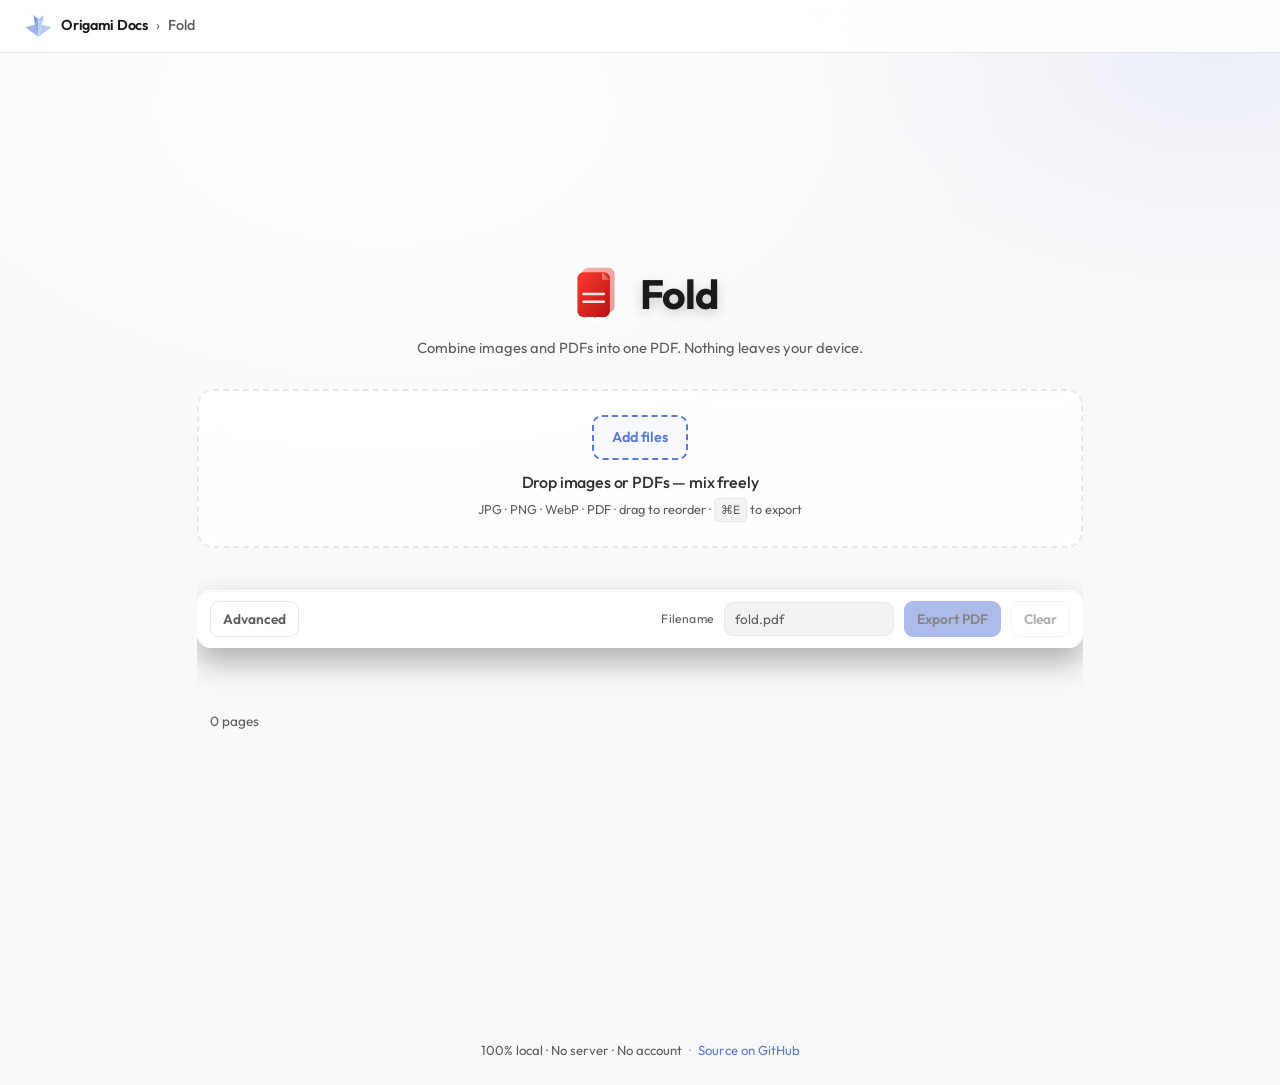
<file: tools/merge-pdf/index.html>
<!doctype html>
<html lang="en">
<head>
  <meta charset="utf-8" />
  <meta http-equiv="refresh" content="0; url=../fold/" />
  <title>Redirecting to Fold · Origami Docs</title>
  <script>window.location.replace("../fold/");</script>
</head>
<body>
  <p>This tool has moved. <a href="../fold/">Go to Fold →</a></p>
</body>
</html>
</file>
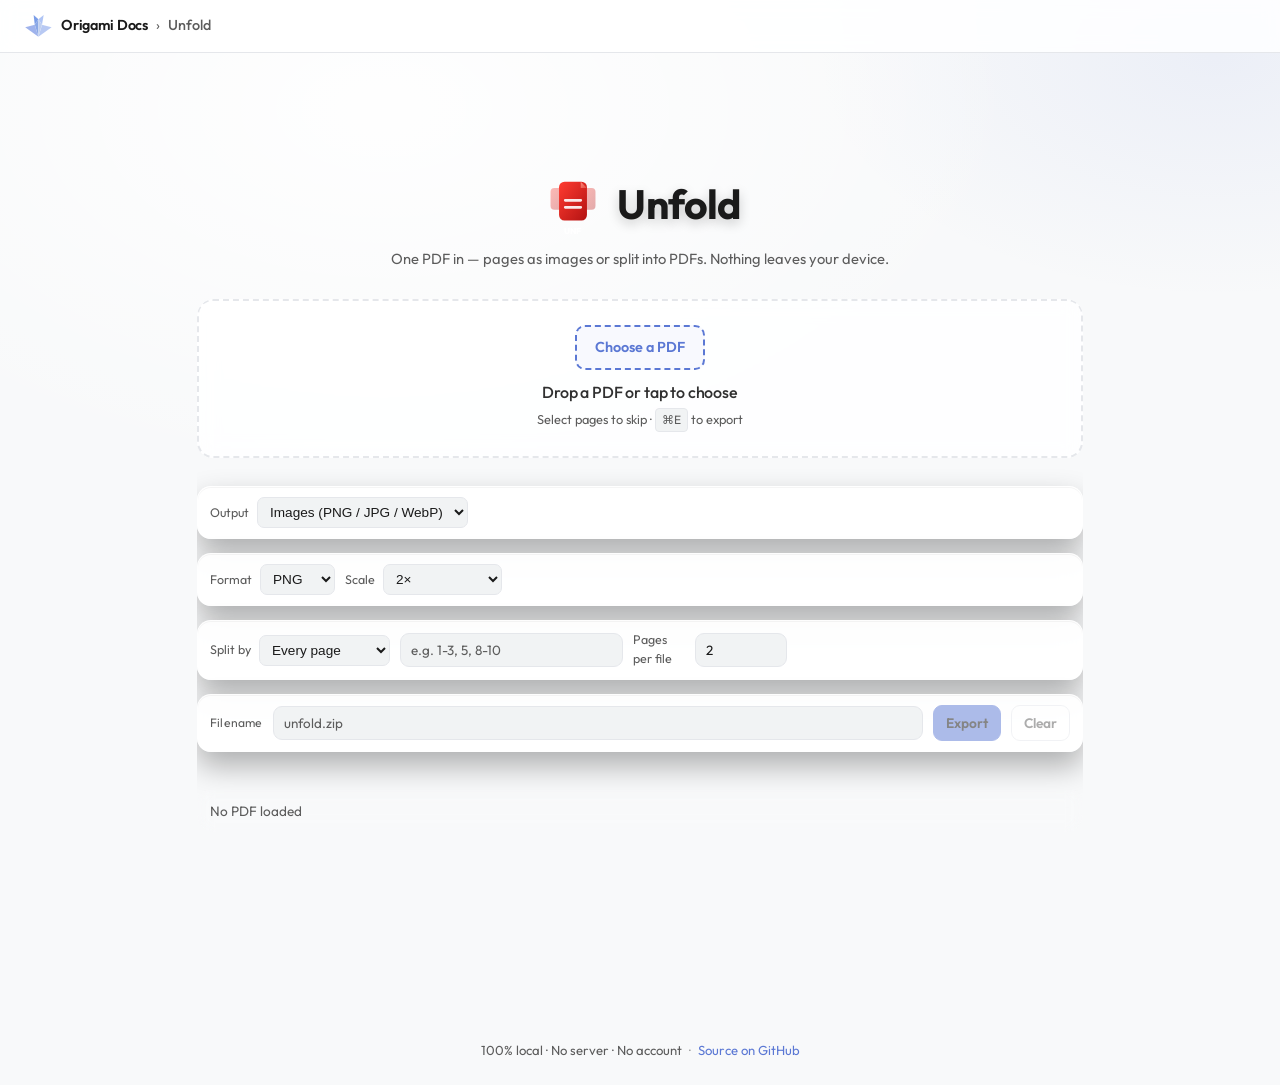
<file: tools/pdf2pic/index.html>
<!doctype html>
<html lang="en">
<head>
  <meta charset="utf-8" />
  <meta http-equiv="refresh" content="0; url=../unfold/" />
  <title>Redirecting to Unfold · Origami Docs</title>
  <script>window.location.replace("../unfold/");</script>
</head>
<body>
  <p>This tool has moved. <a href="../unfold/">Go to Unfold →</a></p>
</body>
</html>
</file>
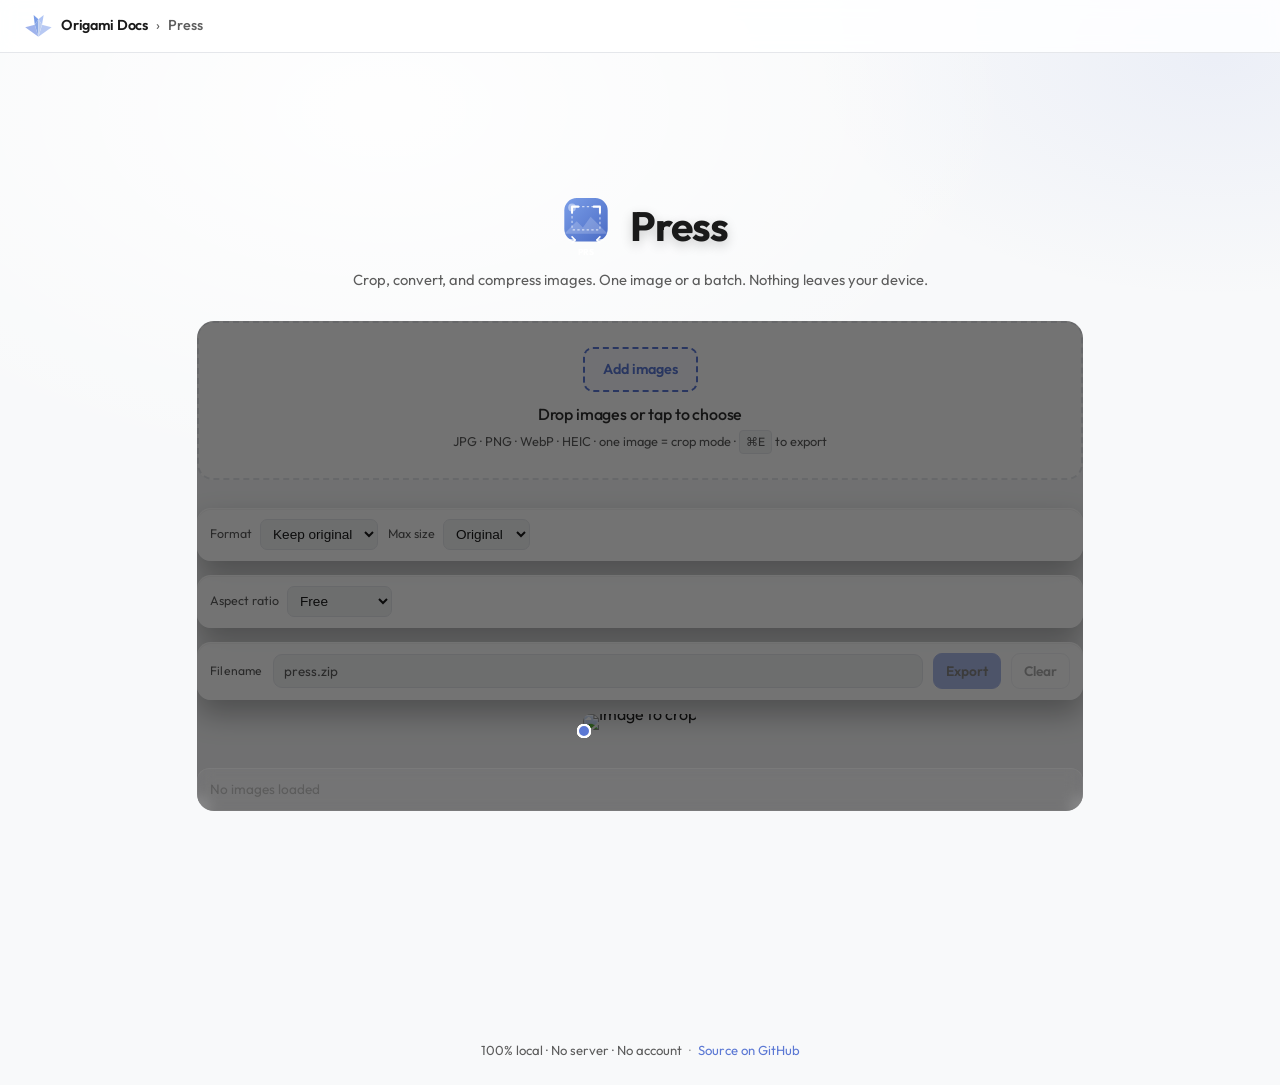
<file: tools/press/index.html>
<!doctype html>
<html lang="en">
  <head>
    <meta charset="utf-8" />
    <meta name="viewport" content="width=device-width, initial-scale=1" />
    <meta name="theme-color" content="#151515" />
    <meta
      name="description"
      content="Crop, convert, and compress images in your browser. Nothing leaves your device."
    />
    <link rel="manifest" href="../../manifest.json" />
    <title>Press · Origami Docs</title>
    <link rel="apple-touch-icon" sizes="180x180" href="../../assets/icons/apple-touch-icon.png" />
    <link rel="icon" type="image/png" sizes="32x32" href="../../assets/icons/favicon-32.png" />
    <link rel="icon" type="image/png" sizes="192x192" href="../../assets/icons/icon-192.png" />
    <link rel="icon" type="image/svg+xml" href="../../assets/icons/favicon.svg" />
    <link rel="preconnect" href="https://fonts.gstatic.com" crossorigin />
    <link rel="stylesheet" href="https://fonts.googleapis.com/css2?family=Outfit:wght@400;500;600;700&display=swap" />
    <link rel="stylesheet" href="../../shared/styles.css" />
    <link rel="stylesheet" href="../../shared/tool-ui.css" />
    <link rel="stylesheet" href="styles.css" />
  </head>
  <body>
    <main class="wrap">
      <header class="hero">
        <div class="brand">
          <span class="badge" aria-hidden="true">
            <svg class="logo" viewBox="0 0 64 80" role="img" aria-label="PRS">
              <defs>
                <linearGradient id="bg" x1="0" y1="0" x2="1" y2="1">
                  <stop offset="0" stop-color="#7B9EE8" />
                  <stop offset="1" stop-color="#4A6BC4" />
                </linearGradient>
                <clipPath id="ic"><rect x="4" y="4" width="56" height="56" rx="16" /></clipPath>
              </defs>
              <rect x="4" y="4" width="56" height="56" rx="16" fill="url(#bg)" />
              <circle cx="14" cy="16" r="5" fill="#fff" opacity="0.45" clip-path="url(#ic)" />
              <path d="M4 50 L20 34 L28 42 L38 28 L60 50 Z" fill="#fff" opacity="0.2" clip-path="url(#ic)" />
              <rect x="14" y="15" width="36" height="30" rx="1" fill="none" stroke="#fff" stroke-width="1.5" stroke-dasharray="3 3" opacity="0.65" clip-path="url(#ic)" />
              <path d="M22 15 L14 15 L14 23  M42 15 L50 15 L50 23" stroke="#fff" stroke-width="2.6" stroke-linecap="round" stroke-linejoin="round" fill="none" />
              <path d="M10 58 L18 58" stroke="#fff" stroke-width="2" stroke-linecap="round" opacity="0.8" />
              <path d="M14 54 L18 58 L14 62" stroke="#fff" stroke-width="2" stroke-linecap="round" stroke-linejoin="round" fill="none" />
              <path d="M54 58 L46 58" stroke="#fff" stroke-width="2" stroke-linecap="round" opacity="0.8" />
              <path d="M50 54 L46 58 L50 62" stroke="#fff" stroke-width="2" stroke-linecap="round" stroke-linejoin="round" fill="none" />
              <text x="32" y="78" text-anchor="middle" font-size="11" font-family="Outfit, system-ui, sans-serif" font-weight="800" fill="#ffffff">PRS</text>
            </svg>
          </span>
          <h1>Press</h1>
        </div>
        <p>Crop, convert, and compress images. One image or a batch. Nothing leaves your device.</p>
      </header>

      <section class="panel">
        <div id="dropZone" class="drop">
          <label class="file-btn">
            <input id="fileInput" type="file" accept="image/*,.heic,.heif" multiple />
            Add images
          </label>
          <p id="emptyState" class="empty-state">Drop images or tap to choose</p>
          <p class="hint">JPG · PNG · WebP · HEIC · one image = crop mode · <kbd>⌘E</kbd> to export</p>
        </div>

        <!-- Always-visible controls -->
        <div class="controls controls-bar">
          <div class="select inline">
            <label for="formatSelect">Format</label>
            <select id="formatSelect">
              <option value="auto" selected>Keep original</option>
              <option value="jpeg">JPG</option>
              <option value="png">PNG</option>
              <option value="webp">WebP</option>
            </select>
          </div>
          <div class="select range" id="qualityWrap">
            <label for="qualityRange">Quality <span id="qualityValue">0.92</span></label>
            <input id="qualityRange" type="range" min="0.3" max="1" step="0.02" value="0.92" />
          </div>
          <div class="select inline">
            <label for="maxDimSelect">Max size</label>
            <select id="maxDimSelect">
              <option value="0" selected>Original</option>
              <option value="3000">3000 px</option>
              <option value="2000">2000 px</option>
              <option value="1500">1500 px</option>
              <option value="1000">1000 px</option>
              <option value="800">800 px</option>
            </select>
          </div>
        </div>

        <!-- Crop mode only: aspect ratio -->
        <div class="controls controls-bar" id="ratioRow" hidden>
          <div class="select inline">
            <label for="ratioSelect">Aspect ratio</label>
            <select id="ratioSelect">
              <option value="free" selected>Free</option>
              <option value="1:1">Square 1:1</option>
              <option value="4:3">4:3</option>
              <option value="3:2">3:2</option>
              <option value="16:9">16:9</option>
              <option value="2:3">2:3 portrait</option>
              <option value="9:16">9:16 story</option>
            </select>
          </div>
        </div>

        <!-- Export bar -->
        <div class="controls controls-bar">
          <label for="fileNameInput" class="field-tag">Filename</label>
          <input id="fileNameInput" class="name-input" type="text" placeholder="press.zip" />
          <button id="resetBtn" class="ghost" disabled hidden>Reset</button>
          <button id="exportBtn" class="primary" disabled>Export</button>
          <button id="clearBtn" class="ghost" disabled>Clear</button>
        </div>

        <!-- Single-image crop stage -->
        <div id="stage" class="crop-stage" hidden>
          <img id="cropImg" class="crop-img" alt="Image to crop" />
          <div id="cropBox" class="crop-box">
            <span class="handle n"></span>
            <span class="handle s"></span>
            <span class="handle e"></span>
            <span class="handle w"></span>
            <span class="handle ne"></span>
            <span class="handle nw"></span>
            <span class="handle se"></span>
            <span class="handle sw"></span>
          </div>
        </div>

        <!-- Batch image list -->
        <div id="items" class="items" hidden></div>

        <div class="status">
          <div class="status-left">
            <span id="count">No images loaded</span>
            <progress id="progress" value="0" max="1" hidden></progress>
          </div>
          <div class="status-right">
            <span id="status"></span>
          </div>
        </div>
      </section>
    </main>

    <script src="../../shared/vendor/jszip.min.js"></script>
    <script src="../../shared/vendor/heic2any.min.js"></script>
    <script src="app.js"></script>
    <script src="../../shared/shell.js"></script>
    <script>
      Shell.mount({ tool: "Press", rootHref: "../../" });
    </script>
  </body>
</html>
</file>
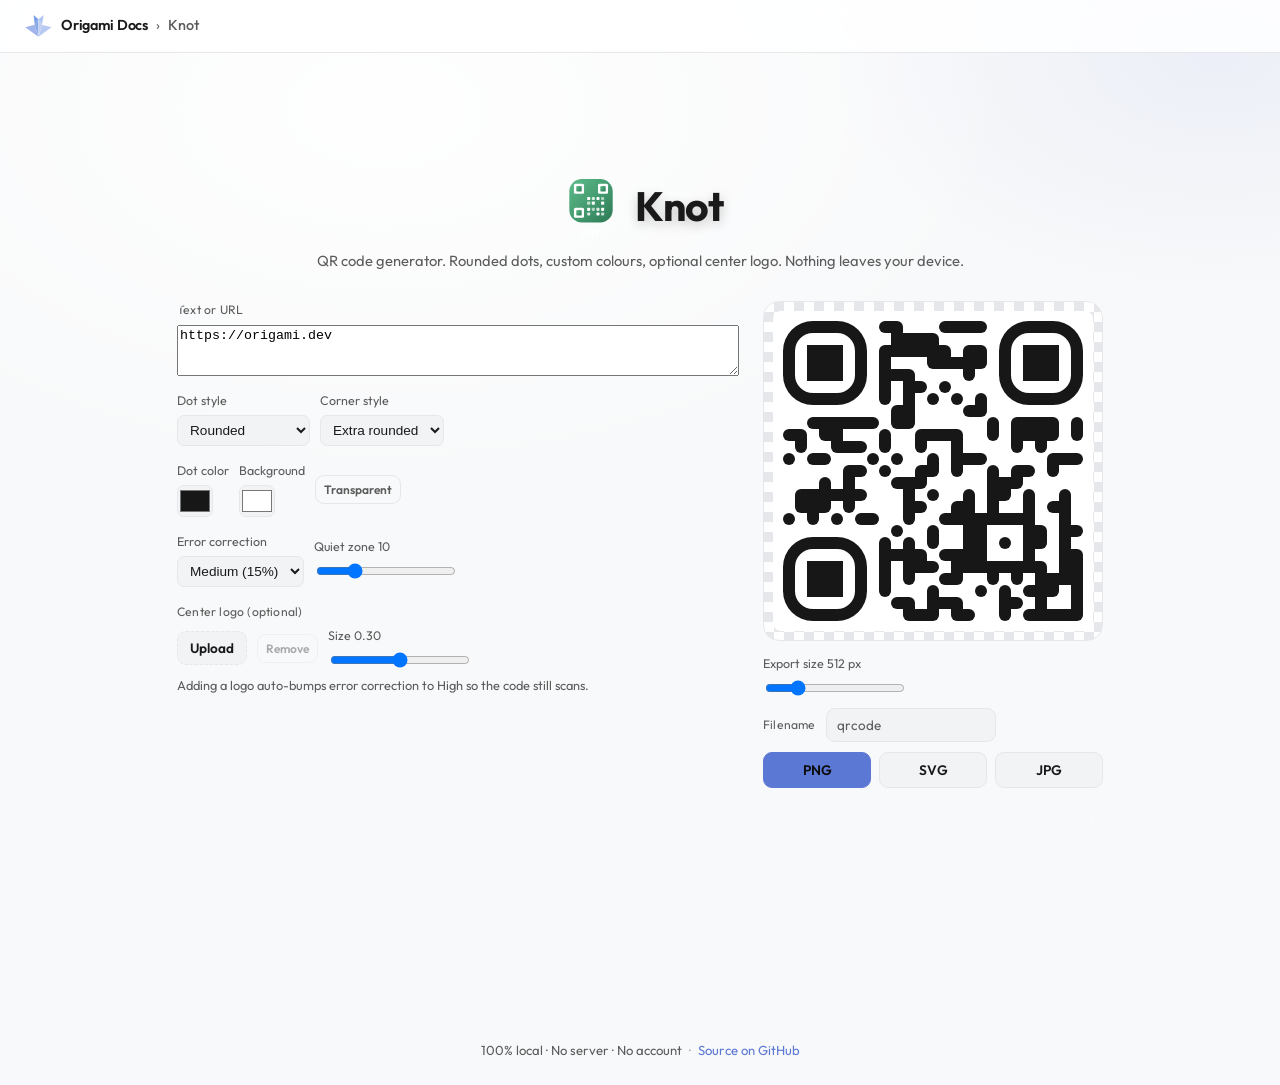
<file: tools/qr/index.html>
<!doctype html>
<html lang="en">
  <head>
    <meta charset="utf-8" />
    <meta name="viewport" content="width=device-width, initial-scale=1" />
    <meta name="theme-color" content="#151515" />
    <meta
      name="description"
      content="Knot — QR code generator. Rounded dots, custom colours, optional center logo. Nothing leaves your device."
    />
    <link rel="manifest" href="../../manifest.json" />
    <title>Knot · Origami Docs</title>
    <link rel="apple-touch-icon" sizes="180x180" href="../../assets/icons/apple-touch-icon.png" />
    <link rel="icon" type="image/png" sizes="32x32" href="../../assets/icons/favicon-32.png" />
    <link rel="icon" type="image/png" sizes="192x192" href="../../assets/icons/icon-192.png" />
    <link rel="icon" type="image/svg+xml" href="../../assets/icons/favicon.svg" />
    <link rel="preconnect" href="https://fonts.gstatic.com" crossorigin />
    <link
      rel="stylesheet"
      href="https://fonts.googleapis.com/css2?family=Outfit:wght@400;500;600;700&display=swap"
    />
    <link rel="stylesheet" href="../../shared/styles.css" />
    <link rel="stylesheet" href="../../shared/tool-ui.css" />
    <link rel="stylesheet" href="styles.css" />
  </head>
  <body>
    <main class="wrap">
      <header class="hero">
        <div class="brand">
          <span class="badge" aria-hidden="true">
            <svg class="logo" viewBox="0 0 64 80" role="img" aria-label="KNT">
              <defs>
                <linearGradient id="pdfBody" x1="0" y1="0" x2="1" y2="1">
                  <stop offset="0" stop-color="#5DBD8A" />
                  <stop offset="1" stop-color="#2D7A56" />
                </linearGradient>
                <clipPath id="ic"><rect x="4" y="4" width="56" height="56" rx="16" /></clipPath>
              </defs>
              <!-- Square squircle — QR codes are inherently square -->
              <rect x="4" y="4" width="56" height="56" rx="16" fill="url(#pdfBody)" />
              <!-- Finder: top-left -->
              <rect x="10" y="10" width="13" height="13" rx="2" fill="#ffffff" clip-path="url(#ic)" />
              <rect x="13" y="13" width="7" height="7" rx="1" fill="url(#pdfBody)" clip-path="url(#ic)" />
              <!-- Finder: top-right -->
              <rect x="41" y="10" width="13" height="13" rx="2" fill="#ffffff" clip-path="url(#ic)" />
              <rect x="44" y="13" width="7" height="7" rx="1" fill="url(#pdfBody)" clip-path="url(#ic)" />
              <!-- Finder: bottom-left -->
              <rect x="10" y="41" width="13" height="13" rx="2" fill="#ffffff" clip-path="url(#ic)" />
              <rect x="13" y="44" width="7" height="7" rx="1" fill="url(#pdfBody)" clip-path="url(#ic)" />
              <!-- Data cells (bottom-right quadrant) -->
              <rect x="27" y="27" width="4" height="4" rx="1" fill="#ffffff" />
              <rect x="33" y="27" width="4" height="4" rx="1" fill="#ffffff" opacity="0.8" />
              <rect x="39" y="27" width="4" height="4" rx="1" fill="#ffffff" />
              <rect x="45" y="27" width="4" height="4" rx="1" fill="#ffffff" opacity="0.6" />
              <rect x="27" y="33" width="4" height="4" rx="1" fill="#ffffff" opacity="0.7" />
              <rect x="33" y="33" width="4" height="4" rx="1" fill="#ffffff" />
              <rect x="45" y="33" width="4" height="4" rx="1" fill="#ffffff" />
              <rect x="27" y="41" width="4" height="4" rx="1" fill="#ffffff" />
              <rect x="33" y="41" width="4" height="4" rx="1" fill="#ffffff" opacity="0.6" />
              <rect x="39" y="41" width="4" height="4" rx="1" fill="#ffffff" opacity="0.8" />
              <rect x="45" y="41" width="4" height="4" rx="1" fill="#ffffff" />
              <rect x="27" y="47" width="4" height="4" rx="1" fill="#ffffff" opacity="0.8" />
              <rect x="39" y="47" width="4" height="4" rx="1" fill="#ffffff" />
              <rect x="45" y="47" width="4" height="4" rx="1" fill="#ffffff" opacity="0.7" />
              <text x="32" y="78" text-anchor="middle" font-size="11" font-family="Outfit, system-ui, sans-serif" font-weight="800" fill="#ffffff">KNT</text>
            </svg>
          </span>
          <h1>Knot</h1>
        </div>
        <p>QR code generator. Rounded dots, custom colours, optional center logo. Nothing leaves your device.</p>
      </header>

      <section class="panel qr-layout">
        <div class="qr-controls">
          <div class="field">
            <label for="dataInput" class="field-tag">Text or URL</label>
            <textarea
              id="dataInput"
              rows="3"
              placeholder="https://example.com or any text"
            >https://origami.dev</textarea>
          </div>

          <div class="field-row">
            <div class="select">
              <label for="dotStyle">Dot style</label>
              <select id="dotStyle">
                <option value="rounded" selected>Rounded</option>
                <option value="square">Square</option>
                <option value="dots">Dots</option>
                <option value="classy">Classy</option>
                <option value="classy-rounded">Classy rounded</option>
                <option value="extra-rounded">Extra rounded</option>
              </select>
            </div>
            <div class="select">
              <label for="cornerStyle">Corner style</label>
              <select id="cornerStyle">
                <option value="extra-rounded" selected>Extra rounded</option>
                <option value="square">Square</option>
                <option value="dot">Dot</option>
              </select>
            </div>
          </div>

          <div class="field-row">
            <div class="select color">
              <label for="dotColor">Dot color</label>
              <input id="dotColor" type="color" value="#171717" />
            </div>
            <div class="select color">
              <label for="bgColor">Background</label>
              <input id="bgColor" type="color" value="#ffffff" />
            </div>
            <button id="bgTransparent" class="ghost small" type="button" title="Transparent background">
              Transparent
            </button>
          </div>

          <div class="field-row">
            <div class="select">
              <label for="errorLevel">Error correction</label>
              <select id="errorLevel">
                <option value="L">Low (7%)</option>
                <option value="M" selected>Medium (15%)</option>
                <option value="Q">Quartile (25%)</option>
                <option value="H">High (30%)</option>
              </select>
            </div>
            <div class="select range">
              <label for="marginInput">Quiet zone <span id="marginValue">10</span></label>
              <input id="marginInput" type="range" min="0" max="40" step="2" value="10" />
            </div>
          </div>

          <div class="field">
            <label class="field-tag">Center logo (optional)</label>
            <div class="logo-row">
              <label class="file-btn-small">
                <input id="logoInput" type="file" accept="image/*" />
                Upload
              </label>
              <button id="removeLogo" class="ghost small" type="button" disabled>Remove</button>
              <div class="select range">
                <label for="logoSize">Size <span id="logoSizeValue">0.30</span></label>
                <input id="logoSize" type="range" min="0.1" max="0.5" step="0.02" value="0.3" />
              </div>
            </div>
            <p class="hint">Adding a logo auto-bumps error correction to High so the code still scans.</p>
          </div>
        </div>

        <div class="qr-preview">
          <div id="preview" class="qr-preview-mount" aria-live="polite"></div>

          <div class="qr-export">
            <div class="field-row">
              <div class="select range">
                <label for="sizeInput">Export size <span id="sizeValue">512</span> px</label>
                <input id="sizeInput" type="range" min="128" max="2048" step="32" value="512" />
              </div>
            </div>
            <div class="field-row">
              <label for="fileNameInput" class="field-tag">Filename</label>
              <input id="fileNameInput" class="name-input" type="text" placeholder="qrcode" />
            </div>
            <div class="qr-export-buttons">
              <button id="downloadPng" class="primary" type="button">PNG</button>
              <button id="downloadSvg" type="button">SVG</button>
              <button id="downloadJpg" type="button">JPG</button>
            </div>
            <div class="status">
              <span id="status"></span>
            </div>
          </div>
        </div>
      </section>
    </main>

    <script src="../../shared/vendor/qr-code-styling.js"></script>
    <script src="app.js"></script>
    <script src="../../shared/shell.js"></script>
    <script>
      Shell.mount({ tool: "Knot", rootHref: "../../" });
    </script>
  </body>
</html>
</file>
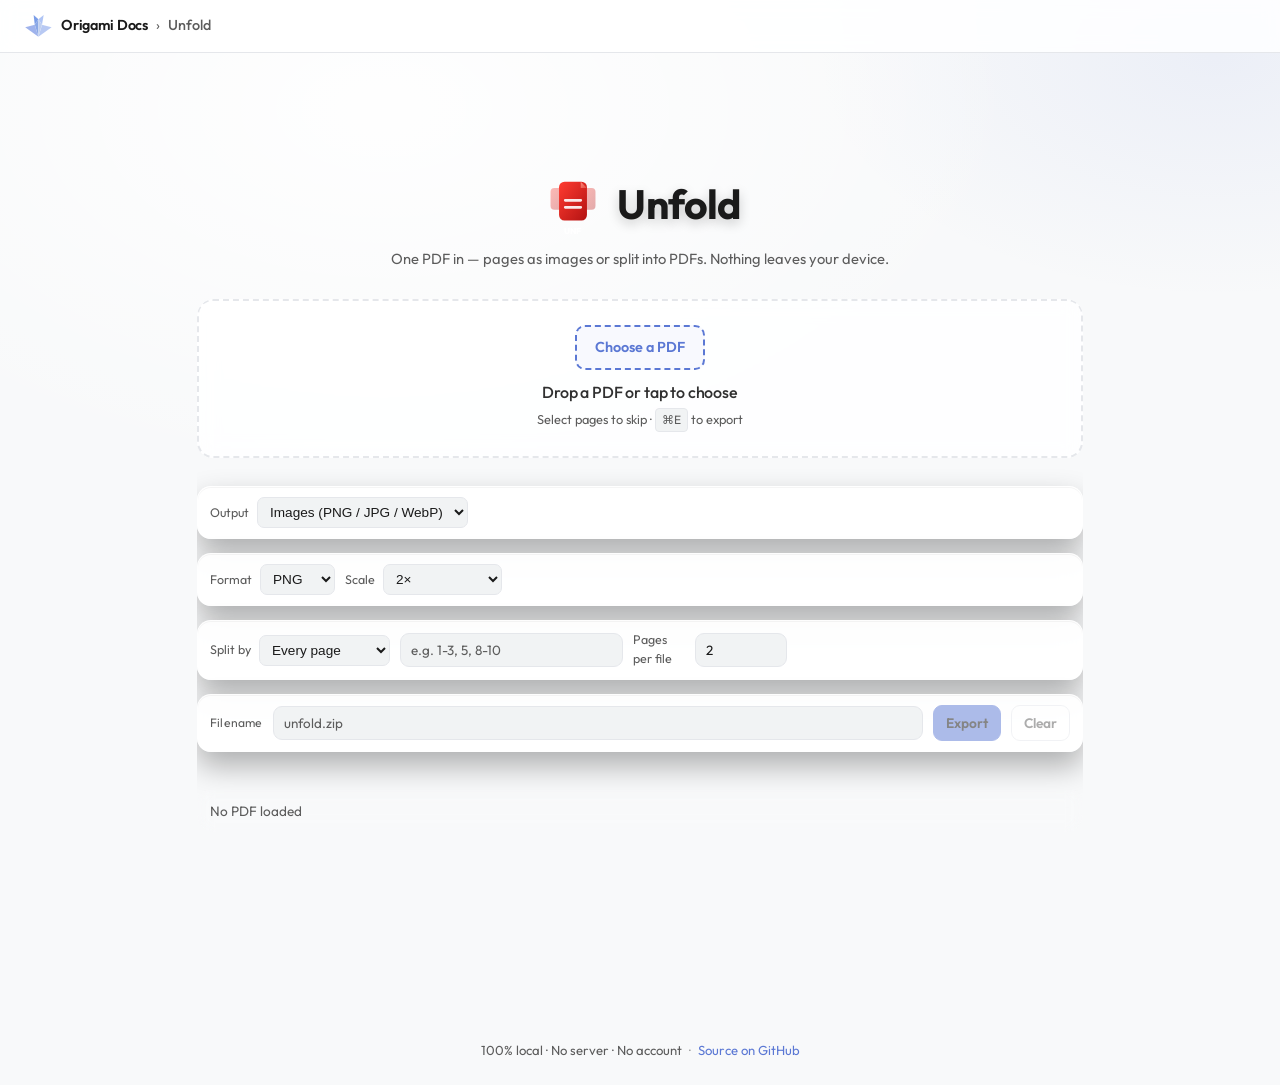
<file: tools/unfold/index.html>
<!doctype html>
<html lang="en">
  <head>
    <meta charset="utf-8" />
    <meta name="viewport" content="width=device-width, initial-scale=1" />
    <meta name="theme-color" content="#151515" />
    <meta
      name="description"
      content="Extract PDF pages as images or split into separate PDFs. All in your browser. Nothing leaves your device."
    />
    <link rel="manifest" href="../../manifest.json" />
    <title>Unfold · Origami Docs</title>
    <link rel="apple-touch-icon" sizes="180x180" href="../../assets/icons/apple-touch-icon.png" />
    <link rel="icon" type="image/png" sizes="32x32" href="../../assets/icons/favicon-32.png" />
    <link rel="icon" type="image/png" sizes="192x192" href="../../assets/icons/icon-192.png" />
    <link rel="icon" type="image/svg+xml" href="../../assets/icons/favicon.svg" />
    <link rel="preconnect" href="https://fonts.gstatic.com" crossorigin />
    <link rel="stylesheet" href="https://fonts.googleapis.com/css2?family=Outfit:wght@400;500;600;700&display=swap" />
    <link rel="stylesheet" href="../../shared/styles.css" />
    <link rel="stylesheet" href="../../shared/tool-ui.css" />
    <link rel="stylesheet" href="styles.css" />
  </head>
  <body>
    <main class="wrap">
      <header class="hero">
        <div class="brand">
          <span class="badge" aria-hidden="true">
            <svg class="logo" viewBox="0 0 64 80" role="img" aria-label="UNF">
              <defs>
                <linearGradient id="pdfBody" x1="0" y1="0" x2="1" y2="1">
                  <stop offset="0" stop-color="#ff3b30" />
                  <stop offset="1" stop-color="#b31313" />
                </linearGradient>
                <linearGradient id="pdfFold" x1="0" y1="0" x2="1" y2="1">
                  <stop offset="0" stop-color="#ff8a7e" />
                  <stop offset="1" stop-color="#e24a3f" />
                </linearGradient>
              </defs>
              <!-- spreading output pages -->
              <rect x="3" y="18" width="20" height="28" rx="5" fill="url(#pdfBody)" opacity="0.35" />
              <rect x="41" y="18" width="20" height="28" rx="5" fill="url(#pdfBody)" opacity="0.35" />
              <!-- main PDF -->
              <rect x="14" y="10" width="36" height="50" rx="7" fill="url(#pdfBody)" />
              <path d="M42 10l8 8H42z" fill="url(#pdfFold)" />
              <path d="M22 34h20M22 43h20" stroke="#ffffff" stroke-width="3.5" stroke-linecap="round" opacity="0.9" />
              <text x="32" y="78" text-anchor="middle" font-size="11" font-family="Outfit, system-ui, sans-serif" font-weight="800" fill="#ffffff">UNF</text>
            </svg>
          </span>
          <h1>Unfold</h1>
        </div>
        <p>One PDF in — pages as images or split into PDFs. Nothing leaves your device.</p>
      </header>

      <section class="panel">
        <div id="dropZone" class="drop">
          <label class="file-btn">
            <input id="fileInput" type="file" accept="application/pdf,.pdf" />
            Choose a PDF
          </label>
          <p id="emptyState" class="empty-state">Drop a PDF or tap to choose</p>
          <p class="hint">Select pages to skip · <kbd>⌘E</kbd> to export</p>
        </div>

        <!-- Mode toggle -->
        <div class="controls controls-bar">
          <div class="select inline">
            <label for="modeSelect">Output</label>
            <select id="modeSelect">
              <option value="images">Images (PNG / JPG / WebP)</option>
              <option value="pdfs">Split into PDFs</option>
            </select>
          </div>
        </div>

        <!-- Image options -->
        <div class="controls controls-bar" id="imageControls">
          <div class="select inline">
            <label for="formatSelect">Format</label>
            <select id="formatSelect">
              <option value="png" selected>PNG</option>
              <option value="jpeg">JPG</option>
              <option value="webp">WebP</option>
            </select>
          </div>
          <div class="select inline">
            <label for="scaleSelect">Scale</label>
            <select id="scaleSelect">
              <option value="1">1×</option>
              <option value="2" selected>2×</option>
              <option value="3">3× (high DPI)</option>
            </select>
          </div>
          <div class="select range" id="qualityWrap">
            <label for="qualityRange">Quality <span id="qualityValue">0.92</span></label>
            <input id="qualityRange" type="range" min="0.5" max="1" step="0.02" value="0.92" />
          </div>
        </div>

        <!-- Split PDF options -->
        <div class="controls controls-bar" id="pdfControls" hidden>
          <div class="select inline">
            <label for="splitSelect">Split by</label>
            <select id="splitSelect">
              <option value="pages" selected>Every page</option>
              <option value="ranges">Custom ranges</option>
              <option value="chunks">Fixed chunks</option>
            </select>
          </div>
          <div class="field" id="rangeField" hidden>
            <input id="rangeInput" class="name-input" type="text" placeholder="e.g. 1-3, 5, 8-10" />
          </div>
          <div class="select inline" id="chunkField" hidden>
            <label for="chunkInput">Pages per file</label>
            <input id="chunkInput" class="name-input" type="number" min="1" value="2" style="width:70px" />
          </div>
        </div>

        <!-- Export bar -->
        <div class="controls controls-bar">
          <label for="fileNameInput" class="field-tag">Filename</label>
          <input id="fileNameInput" class="name-input" type="text" placeholder="unfold.zip" />
          <button id="exportBtn" class="primary" disabled>Export</button>
          <button id="clearBtn" class="ghost" disabled>Clear</button>
        </div>

        <div id="pages" class="pages" aria-live="polite"></div>

        <div class="status">
          <div class="status-left">
            <span id="count">No PDF loaded</span>
            <progress id="progress" value="0" max="1" hidden></progress>
          </div>
          <div class="status-right">
            <span id="status"></span>
          </div>
        </div>
      </section>
    </main>

    <script src="../../shared/vendor/pdf-lib.min.js"></script>
    <script src="../../shared/vendor/pdfjs/pdf.min.js"></script>
    <script src="../../shared/vendor/jszip.min.js"></script>
    <script src="app.js"></script>
    <script src="../../shared/shell.js"></script>
    <script>
      Shell.mount({ tool: "Unfold", rootHref: "../../" });
    </script>
  </body>
</html>
</file>
<file: shared/styles.css>
/* ----------------------------------------------------------------------------
 * Origami — shared theme
 * Color tokens, base reset, body typography, and motion preferences.
 * Loaded by every tool page and the suite landing.
 * Tool-specific layout lives in each tool's own stylesheet.
 * -------------------------------------------------------------------------- */

:root {
  --bg: #171717;
  --ink: #f5f6f7;
  --muted: #b1b1b1;
  --accent: #9FB3EC;
  --accent-hover: #B8C9F3;
  --panel: #202020;
  --border: #343434;
  --soft: #2a2a2a;
  --glass: rgba(28, 28, 28, 0.6);
  --glass-strong: rgba(34, 34, 34, 0.7);
  --glow: rgba(255, 255, 255, 0.06);
  --focus-ring: 0 0 0 2px var(--bg), 0 0 0 4px var(--accent);
}

@media (prefers-color-scheme: light) {
  :root {
    --bg: #f8f9fa;
    --ink: #1a1a1a;
    --muted: #5c5c5c;
    --accent: #5B78D4;
    --accent-hover: #7290E0;
    --panel: #ffffff;
    --border: #e5e7eb;
    --soft: #f1f3f4;
    --glass: rgba(255, 255, 255, 0.85);
    --glass-strong: rgba(255, 255, 255, 0.92);
    --glow: rgba(0, 0, 0, 0.04);
    --focus-ring: 0 0 0 2px var(--panel), 0 0 0 4px var(--accent);
  }
}

* {
  box-sizing: border-box;
}

html {
  background: var(--bg);
}

body {
  margin: 0;
  padding-top: 53px;
  font-family: "Outfit", system-ui, sans-serif;
  color: var(--ink);
  line-height: 1.5;
  background:
    radial-gradient(ellipse 120% 80% at 20% 20%, rgba(42, 42, 42, 0.9) 0%, transparent 50%),
    radial-gradient(ellipse 80% 60% at 90% 0%, rgba(159, 179, 236, 0.12), transparent 45%),
    radial-gradient(ellipse 60% 80% at 0% 90%, rgba(255, 70, 70, 0.08), transparent 50%);
  background-color: var(--bg);
  min-height: 100vh;
  overscroll-behavior: none;
}

@media (prefers-color-scheme: light) {
  body {
    background:
      radial-gradient(ellipse 100% 70% at 30% 10%, rgba(255, 255, 255, 0.9) 0%, transparent 50%),
      radial-gradient(ellipse 70% 50% at 95% 5%, rgba(91, 120, 212, 0.08), transparent 45%);
    background-color: var(--bg);
  }
}

@media (prefers-reduced-motion: reduce) {
  *,
  *::before,
  *::after {
    animation-duration: 0.01ms !important;
    animation-iteration-count: 1 !important;
    transition-duration: 0.01ms !important;
  }
}

/* ----------------------------------------------------------------------------
 * Tool brand mark — shared SVG logo + name layout used by every tool's hero.
 * Each tool's logo SVG follows the same shape (red PDF page) so the suite
 * reads as a family.
 * -------------------------------------------------------------------------- */

.brand {
  display: inline-flex;
  align-items: center;
  gap: 10px;
  justify-content: center;
}

.badge {
  display: inline-flex;
  align-items: center;
  justify-content: center;
  width: 68px;
  height: 64px;
  border-radius: 18px;
  padding: 0;
  background: transparent;
  border: none;
  box-shadow: none;
}

.badge .logo {
  width: 56px;
  height: 62px;
  display: block;
}

/* ----------------------------------------------------------------------------
 * Suite chrome — header (top nav) and footer injected by shared/shell.js.
 * Sits outside <main>, full-width, on every page.
 * -------------------------------------------------------------------------- */

.origami-nav {
  position: fixed;
  top: 0;
  left: 0;
  right: 0;
  z-index: 100;
  display: flex;
  align-items: center;
  gap: 8px;
  padding: 14px 24px;
  border-bottom: 1px solid var(--border);
  font-size: 0.9rem;
  background: var(--glass);
  backdrop-filter: saturate(180%) blur(8px);
  -webkit-backdrop-filter: saturate(180%) blur(8px);
}

.origami-nav-brand {
  display: flex;
  align-items: center;
  gap: 8px;
  color: var(--ink);
  text-decoration: none;
  font-weight: 600;
  letter-spacing: -0.01em;
  transition: color 120ms ease;
}

.origami-nav-crane {
  height: 24px;
  width: auto;
  flex-shrink: 0;
}

.origami-nav-brand:hover,
.origami-nav-brand:focus-visible {
  color: var(--accent);
  outline: none;
}

.origami-nav-sep {
  color: var(--muted);
  user-select: none;
}

.origami-nav-tool {
  color: var(--muted);
  font-weight: 500;
}

.origami-foot {
  margin-top: clamp(40px, 6vw, 64px);
  padding: 24px 16px;
  text-align: center;
  font-size: 0.82rem;
  color: var(--muted);
}

.origami-foot-sep {
  margin: 0 4px;
  opacity: 0.6;
}

.origami-foot-link {
  color: var(--accent);
  text-decoration: none;
}

.origami-foot-link:hover,
.origami-foot-link:focus-visible {
  color: var(--accent-hover);
  text-decoration: underline;
  outline: none;
}
</file>
<file: shared/tool-ui.css>
/* ----------------------------------------------------------------------------
 * Origami Docs — shared tool UI (Pic2PDF reference styling)
 * Load after shared/styles.css on every tool page.
 * Tool-specific layout only in each tool's styles.css.
 * -------------------------------------------------------------------------- */

.wrap {
  max-width: 720px;
  margin: 0 auto;
  padding: 0 16px;
  width: 100%;
  min-height: 100vh;
  overflow: visible;
  display: flex;
  flex-direction: column;
  justify-content: center;
  gap: 22px;
}

.wrap--wide {
  max-width: 920px;
}

.hero {
  text-align: center;
  margin-bottom: 6px;
}

.hero h1 {
  font-size: clamp(1.7rem, 3.2vw, 2.6rem);
  font-weight: 700;
  margin: 0;
  letter-spacing: -0.02em;
  text-shadow: 0 4px 12px rgba(0, 0, 0, 0.2);
}

.hero p {
  margin: 6px 0 0;
  color: var(--muted);
  font-size: 0.92rem;
}

.panel {
  background: transparent;
  border: 1px solid transparent;
  border-radius: 18px;
  padding: 0;
  box-shadow: none;
  display: flex;
  flex-direction: column;
  gap: 14px;
  overflow: hidden;
}

/* Toolbar — simple row (merge, compress, etc.) */
.controls {
  display: flex;
  flex-wrap: wrap;
  gap: 10px;
  align-items: center;
  width: 100%;
}

.controls-bar {
  background: var(--glass-strong);
  border: 1px solid rgba(255, 255, 255, 0.06);
  border-radius: 14px;
  padding: 10px 12px;
  backdrop-filter: blur(12px);
  box-shadow: 0 14px 30px rgba(0, 0, 0, 0.3), inset 0 1px 0 var(--glow);
}

.controls:not(.sticky-bar) .name-input {
  flex: 1 1 120px;
  min-width: 0;
  width: auto;
}

/* Toolbar — Pic2PDF advanced grid */
.controls.sticky-bar {
  display: grid;
  grid-template-columns: 1fr auto;
  column-gap: 14px;
  row-gap: 0;
  margin-top: 14px;
  position: sticky;
  top: 16px;
  z-index: 5;
  margin-bottom: 14px;
}

.controls.advanced-on {
  row-gap: 10px;
}

.controls .advanced {
  display: none;
}

.controls.advanced-on .advanced.select,
.controls.advanced-on .advanced.toggle {
  display: grid;
}

.controls.advanced-on button.advanced {
  display: inline-flex;
  align-items: center;
}

.controls-core,
.controls-actions {
  display: inline-flex;
  align-items: center;
  gap: 10px;
  justify-self: start;
}

.controls-actions {
  justify-self: end;
}

.controls-advanced {
  grid-column: 1 / -1;
  display: block;
  overflow: hidden;
  pointer-events: none;
  height: 0;
  opacity: 0;
  transform: translateY(-4px);
  transition:
    height 0.28s ease,
    opacity 0.18s ease,
    transform 0.18s ease;
}

.controls.advanced-on .controls-advanced {
  opacity: 1;
  transform: translateY(0);
  pointer-events: auto;
}

.advanced-inner {
  display: flex;
  gap: 10px;
  flex-wrap: wrap;
  align-items: center;
  justify-content: center;
  overflow: hidden;
}

.sticky-bar {
  background: var(--glass-strong);
  border: 1px solid rgba(255, 255, 255, 0.06);
  border-radius: 14px;
  padding: 10px 12px;
  backdrop-filter: blur(12px);
  box-shadow: 0 14px 30px rgba(0, 0, 0, 0.3), inset 0 1px 0 var(--glow);
  width: 100%;
}

.field-tag {
  font-size: 0.76rem;
  color: var(--muted);
  letter-spacing: 0.2px;
}

.field {
  display: grid;
  gap: 6px;
}

.field-row {
  display: flex;
  flex-wrap: wrap;
  gap: 10px;
  align-items: center;
}

.name-input,
textarea.tool-input {
  padding: 8px 10px;
  border-radius: 9px;
  border: 1px solid var(--border);
  background: var(--soft);
  color: var(--ink);
  font-size: 0.84rem;
  font-family: inherit;
}

.name-input {
  width: 170px;
}

.name-input::placeholder,
textarea.tool-input::placeholder {
  color: var(--muted);
}

textarea.tool-input {
  width: 100%;
  resize: vertical;
  min-height: 60px;
}

.select {
  display: grid;
  gap: 4px;
  font-size: 0.78rem;
  color: var(--muted);
}

.select.inline {
  display: inline-flex;
  align-items: center;
  gap: 8px;
}

.select.range {
  min-width: 140px;
}

.select.range input[type="range"] {
  width: 140px;
}

.select.color input[type="color"] {
  width: 36px;
  height: 32px;
  padding: 0;
  border: 1px solid var(--border);
  border-radius: 7px;
  background: var(--soft);
}

.toggle {
  display: inline-flex;
  align-items: center;
  gap: 6px;
  font-size: 0.78rem;
  color: var(--muted);
  user-select: none;
}

.controls-advanced .toggle {
  display: inline-flex;
}

.toggle input {
  width: 14px;
  height: 14px;
  accent-color: var(--accent);
}

select {
  padding: 6px 8px;
  border-radius: 7px;
  border: 1px solid var(--border);
  background: var(--soft);
  color: var(--ink);
  font-size: 0.85rem;
}

button {
  padding: 8px 12px;
  border-radius: 9px;
  border: 1px solid var(--border);
  background: var(--soft);
  cursor: pointer;
  font-weight: 600;
  color: var(--ink);
  font-size: 0.86rem;
  font-family: inherit;
  transition: transform 0.12s ease, border-color 0.12s ease, background 0.12s ease;
}

button:focus-visible,
input:focus-visible,
select:focus-visible,
textarea:focus-visible {
  outline: none;
  box-shadow: var(--focus-ring);
}

button.primary {
  background: var(--accent);
  color: #0c0c0c;
  border-color: var(--accent);
}

button.primary:hover:not(:disabled) {
  background: var(--accent-hover);
  border-color: var(--accent-hover);
}

button.ghost {
  background: transparent;
  color: var(--muted);
}

button:disabled {
  opacity: 0.5;
  cursor: not-allowed;
}

.file-btn {
  display: inline-flex;
  align-items: center;
  justify-content: center;
  padding: 10px 18px;
  border-radius: 10px;
  border: 2px dashed var(--accent);
  background: rgba(159, 179, 236, 0.08);
  color: var(--accent);
  font-weight: 600;
  font-size: 0.9rem;
  cursor: pointer;
  transition: border-color 0.2s ease, background 0.2s ease, color 0.2s ease;
}

.file-btn:focus-visible {
  outline: none;
  box-shadow: var(--focus-ring);
}

.file-btn input {
  display: none;
}

.file-btn-small {
  display: inline-flex;
  align-items: center;
  padding: 6px 12px;
  border-radius: 9px;
  border: 1px dashed var(--border);
  background: var(--soft);
  color: var(--ink);
  font-size: 0.85rem;
  font-weight: 600;
  cursor: pointer;
  transition: border-color 0.2s ease, background 0.2s ease;
}

.file-btn-small input {
  display: none;
}

.file-btn-small:hover {
  border-color: var(--accent);
}

.drop {
  border: 2px dashed var(--border);
  border-radius: 16px;
  padding: 24px 20px;
  text-align: center;
  color: var(--muted);
  margin-bottom: 14px;
  background: var(--glass);
  backdrop-filter: blur(10px);
  transition: border-color 0.2s ease, background 0.2s ease, transform 0.2s ease, box-shadow 0.2s ease;
  cursor: pointer;
}

.drop.dragover {
  border-color: var(--accent);
  background: rgba(159, 179, 236, 0.12);
  box-shadow: 0 0 0 3px rgba(159, 179, 236, 0.2);
  transform: scale(1.01);
}

.drop:hover {
  border-color: var(--accent);
  background: rgba(159, 179, 236, 0.06);
}

.empty-state {
  margin: 10px 0 4px;
  font-size: 1rem;
  font-weight: 500;
  color: var(--ink);
  letter-spacing: -0.01em;
  opacity: 0.9;
}

.hint {
  font-size: 0.8rem;
  color: var(--muted);
  margin: 0;
}

.hint kbd {
  display: inline-block;
  padding: 2px 6px;
  font-family: inherit;
  font-size: 0.75rem;
  border-radius: 4px;
  background: var(--soft);
  border: 1px solid var(--border);
  color: var(--muted);
}

.list {
  list-style: none;
  margin: 0;
  padding: 0;
  display: grid;
  gap: 10px;
  max-height: 34vh;
  overflow: auto;
  padding-right: 4px;
}

.item {
  display: grid;
  grid-template-columns: 56px minmax(0, 1fr) auto;
  gap: 10px;
  align-items: center;
  padding: 8px;
  border: 1px solid var(--border);
  border-radius: 10px;
  background: var(--panel);
  position: relative;
  overflow: visible;
  transition: border-color 0.12s ease, background 0.12s ease;
}

.item:hover {
  border-color: var(--muted);
  box-shadow: 0 4px 12px rgba(0, 0, 0, 0.12);
}

.item.dragging {
  opacity: 0.6;
  transform: scale(0.98);
  box-shadow: 0 8px 24px rgba(0, 0, 0, 0.25);
}

.item > * {
  position: relative;
  z-index: 1;
}

.thumb {
  width: 56px;
  height: 56px;
  object-fit: cover;
  border-radius: 8px;
  border: 1px solid var(--border);
  transition: transform 0.2s ease, box-shadow 0.2s ease;
}

.item:hover .thumb {
  box-shadow: 0 2px 8px rgba(0, 0, 0, 0.2);
}

.meta {
  display: grid;
  gap: 3px;
  font-size: 0.88rem;
  min-width: 0;
}

.meta small {
  color: var(--muted);
}

.meta strong {
  overflow: hidden;
  text-overflow: ellipsis;
  white-space: nowrap;
}

.actions {
  display: flex;
  gap: 10px;
  justify-content: flex-end;
  align-items: center;
  flex-shrink: 0;
}

.actions-left {
  display: inline-flex;
  gap: 6px;
  align-items: center;
}

.drag-handle {
  cursor: grab;
  font-size: 0.78rem;
  font-weight: 600;
  padding: 6px 10px;
  border-radius: 7px;
  border: 1px solid var(--border);
  background: var(--soft);
  color: var(--muted);
  touch-action: none;
  user-select: none;
  -webkit-user-select: none;
}

.remove {
  border-color: #4a2b2b;
  color: #ff8a7a;
}

.status {
  display: flex;
  justify-content: space-between;
  align-items: center;
  margin-top: 10px;
  font-size: 0.85rem;
  color: var(--muted);
  padding: 10px 12px;
  border-radius: 12px;
  background: rgba(255, 255, 255, 0.03);
  border: 1px solid rgba(255, 255, 255, 0.04);
  backdrop-filter: blur(8px);
  flex-wrap: wrap;
  gap: 10px;
}

.status-left,
.status-right {
  display: inline-flex;
  align-items: center;
  gap: 10px;
}

progress {
  width: 120px;
  height: 8px;
  appearance: none;
  border: 1px solid var(--border);
  border-radius: 999px;
  background: var(--soft);
  overflow: hidden;
}

progress::-webkit-progress-bar {
  background: var(--soft);
}

progress::-webkit-progress-value {
  background: var(--accent);
}

progress::-moz-progress-bar {
  background: var(--accent);
}

.estimate {
  font-size: 0.78rem;
  color: var(--muted);
}

.small {
  padding: 6px 8px;
  font-size: 0.75rem;
}

.icon-btn {
  display: inline-flex;
  align-items: center;
  gap: 6px;
}

.icon-btn svg {
  width: 14px;
  height: 14px;
}

button:hover:not(:disabled),
.file-btn:hover {
  transform: translateY(-1px);
  border-color: #4a4a4a;
}

button:active:not(:disabled),
.file-btn:active {
  transform: translateY(0);
}

body.touch-ui .wrap {
  min-height: auto;
  overflow: visible;
  justify-content: flex-start;
  padding: calc(16px + env(safe-area-inset-top)) 12px calc(20px + env(safe-area-inset-bottom));
  gap: 14px;
}

body.touch-ui .brand {
  width: 100%;
  justify-content: center;
}

body.touch-ui .panel {
  overflow: visible;
}

body.touch-ui .list {
  max-height: none;
  overflow: visible;
}

body.touch-ui .item {
  grid-template-columns: 64px 1fr;
  grid-template-areas:
    "thumb meta"
    "actions actions";
  align-items: start;
  row-gap: 8px;
}

body.touch-ui .thumb {
  grid-area: thumb;
}

body.touch-ui .meta {
  grid-area: meta;
}

body.touch-ui .actions {
  grid-area: actions;
  justify-content: space-between;
  display: flex;
  gap: 10px;
  width: 100%;
}

body.touch-ui .actions-left {
  display: inline-flex;
  gap: 8px;
  flex-wrap: wrap;
}

body.touch-ui .actions .drag-handle,
body.touch-ui .actions button {
  font-size: 0.8rem;
  padding: 7px 10px;
}

body.touch-ui .name-input {
  width: 140px;
}

body.touch-ui .field-tag {
  font-size: 0.72rem;
}

@media (max-width: 900px), (pointer: coarse) {
  body {
    overflow: auto;
  }

  .wrap {
    min-height: auto;
    overflow: visible;
    justify-content: flex-start;
    padding: 10px 10px 18px;
    gap: 10px;
  }

  .hero {
    margin-bottom: 2px;
  }

  .hero h1 {
    font-size: 1.4rem;
  }

  .hero p {
    font-size: 0.8rem;
    max-width: 26rem;
    margin: 4px auto 0;
  }

  .drop {
    padding: 18px 14px;
    margin-bottom: 10px;
  }

  .sticky-bar {
    position: static;
    margin-top: 6px;
    margin-bottom: 10px;
    box-shadow: 0 8px 18px rgba(0, 0, 0, 0.25);
  }

  .controls.sticky-bar {
    grid-template-columns: 1fr;
    gap: 10px;
  }

  .controls-actions {
    flex-wrap: wrap;
    width: 100%;
    justify-content: flex-start;
    gap: 8px;
  }

  .controls:not(.sticky-bar) {
    flex-wrap: wrap;
  }

  .name-input {
    min-width: 0;
    flex: 1 1 100px;
    max-width: 100%;
    width: auto;
  }

  body.touch-ui .name-input {
    width: auto;
  }

  .panel {
    overflow: visible;
  }

  .list {
    max-height: 42vh;
    overflow: auto;
    -webkit-overflow-scrolling: touch;
  }

  .item {
    grid-template-columns: 64px 1fr;
    grid-template-areas:
      "thumb meta"
      "actions actions";
    align-items: start;
    row-gap: 8px;
  }

  .thumb {
    grid-area: thumb;
  }

  .meta {
    grid-area: meta;
  }

  .actions {
    grid-area: actions;
    justify-content: flex-start;
    flex-wrap: wrap;
    display: flex;
    gap: 8px;
  }

  .actions .drag-handle,
  .actions button {
    font-size: 0.8rem;
    padding: 7px 10px;
  }

  .status {
    flex-direction: column;
    align-items: flex-start;
    gap: 6px;
  }
}
</file>
<file: tools/compress-image/styles.css>
/* Compress Image — tool-specific layout only */

.wrap {
  max-width: 920px;
}

.items {
  display: grid;
  gap: 10px;
}

.item-tile {
  display: grid;
  grid-template-columns: 56px 1fr auto;
  gap: 10px;
  align-items: center;
  padding: 8px;
  border: 1px solid var(--border);
  border-radius: 10px;
  background: var(--panel);
}

.item-thumb {
  width: 56px;
  height: 56px;
  object-fit: cover;
  border-radius: 8px;
  border: 1px solid var(--border);
  background: #fff;
  display: block;
}

.item-info {
  min-width: 0;
}

.item-name {
  font-size: 0.88rem;
  overflow: hidden;
  text-overflow: ellipsis;
  white-space: nowrap;
}

.item-meta {
  color: var(--muted);
  font-size: 0.78rem;
  margin-top: 2px;
}

.item-remove {
  border-color: #4a2b2b;
  color: #ff8a7a;
  background: transparent;
}

.item-remove:hover:not(:disabled) {
  transform: none;
}
</file>
<file: tools/convert-image/styles.css>
/* Convert Image — tool-specific layout only */

.wrap {
  max-width: 920px;
}

.items {
  display: grid;
  gap: 10px;
}

.item-tile {
  display: grid;
  grid-template-columns: 56px 1fr auto;
  gap: 10px;
  align-items: center;
  padding: 8px;
  border: 1px solid var(--border);
  border-radius: 10px;
  background: var(--panel);
}

.item-thumb {
  width: 56px;
  height: 56px;
  object-fit: cover;
  border-radius: 8px;
  border: 1px solid var(--border);
  background: #fff;
  display: block;
}

.item-info {
  min-width: 0;
}

.item-name {
  font-size: 0.88rem;
  overflow: hidden;
  text-overflow: ellipsis;
  white-space: nowrap;
}

.item-meta {
  color: var(--muted);
  font-size: 0.78rem;
  margin-top: 2px;
}

.item-remove {
  border-color: #4a2b2b;
  color: #ff8a7a;
  background: transparent;
}

.item-remove:hover:not(:disabled) {
  transform: none;
}
</file>
<file: tools/crop-image/styles.css>
/* Crop Image — tool-specific layout only */

.wrap {
  max-width: 860px;
}

.crop-stage {
  position: relative;
  display: inline-block;
  max-width: 100%;
  margin: 0 auto;
  line-height: 0;
  user-select: none;
  touch-action: none;
}

.crop-img {
  max-width: 100%;
  max-height: 64vh;
  display: block;
  border-radius: 10px;
}

.crop-box {
  position: absolute;
  border: 1px solid #fff;
  box-shadow: 0 0 0 9999px rgba(0, 0, 0, 0.55);
  cursor: move;
}

.crop-box::before,
.crop-box::after {
  content: "";
  position: absolute;
  inset: 0;
  pointer-events: none;
}

/* rule-of-thirds grid */
.crop-box::before {
  background-image:
    linear-gradient(rgba(255, 255, 255, 0.4) 1px, transparent 1px),
    linear-gradient(90deg, rgba(255, 255, 255, 0.4) 1px, transparent 1px);
  background-size: 33.333% 33.333%;
  background-position: 0 33.333%, 33.333% 0;
}

.handle {
  position: absolute;
  width: 14px;
  height: 14px;
  background: var(--accent);
  border: 2px solid #fff;
  border-radius: 50%;
  z-index: 2;
}

.handle.n {
  top: -7px;
  left: 50%;
  margin-left: -7px;
  cursor: ns-resize;
}
.handle.s {
  bottom: -7px;
  left: 50%;
  margin-left: -7px;
  cursor: ns-resize;
}
.handle.e {
  right: -7px;
  top: 50%;
  margin-top: -7px;
  cursor: ew-resize;
}
.handle.w {
  left: -7px;
  top: 50%;
  margin-top: -7px;
  cursor: ew-resize;
}
.handle.ne {
  top: -7px;
  right: -7px;
  cursor: nesw-resize;
}
.handle.nw {
  top: -7px;
  left: -7px;
  cursor: nwse-resize;
}
.handle.se {
  bottom: -7px;
  right: -7px;
  cursor: nwse-resize;
}
.handle.sw {
  bottom: -7px;
  left: -7px;
  cursor: nesw-resize;
}
</file>
<file: tools/favicon/styles.css>
/* Favicon Generator — tool-specific layout only */

.wrap {
  max-width: 760px;
}

.preview-wrap {
  display: grid;
  gap: 12px;
}

.preview-grid {
  display: flex;
  flex-wrap: wrap;
  gap: 14px;
  align-items: flex-end;
  padding: 16px;
  border: 1px solid var(--border);
  border-radius: 12px;
  background: var(--panel);
}

.preview-cell {
  display: grid;
  gap: 4px;
  justify-items: center;
}

.preview-img {
  border: 1px solid var(--border);
  border-radius: 6px;
  background:
    linear-gradient(45deg, var(--border) 25%, transparent 25%),
    linear-gradient(-45deg, var(--border) 25%, transparent 25%),
    linear-gradient(45deg, transparent 75%, var(--border) 75%),
    linear-gradient(-45deg, transparent 75%, var(--border) 75%);
  background-size: 12px 12px;
  background-position: 0 0, 0 6px, 6px -6px, -6px 0;
  width: 64px;
  height: 64px;
  object-fit: contain;
  image-rendering: pixelated;
}

.preview-cap {
  font-size: 0.72rem;
  color: var(--muted);
}

.snippet {
  border: 1px solid var(--border);
  border-radius: 10px;
  background: var(--panel);
  padding: 10px 12px;
}

.snippet summary {
  cursor: pointer;
  font-size: 0.85rem;
  color: var(--muted);
}

.snippet pre {
  margin: 10px 0 8px;
  padding: 10px;
  background: var(--soft);
  border-radius: 8px;
  font-size: 0.78rem;
  overflow-x: auto;
  color: var(--ink);
}
</file>
<file: tools/fold/styles.css>
/* Fold — tool-specific layout */

.wrap { max-width: 920px; }

.fold-grid {
  display: grid;
  grid-template-columns: repeat(auto-fill, minmax(140px, 1fr));
  gap: 12px;
}

.fold-tile {
  position: relative;
  aspect-ratio: 1 / 1.41;
  border-radius: 10px;
  border: 1px solid var(--border);
  background: var(--panel);
  overflow: hidden;
  cursor: grab;
  transition: border-color 0.12s ease, transform 0.12s ease;
}

.fold-tile:active { cursor: grabbing; }
.fold-tile.dragging { opacity: 0.4; }
.fold-tile.drop-target { border-color: var(--accent); transform: scale(1.02); }

.fold-thumb {
  width: 100%;
  height: 100%;
  object-fit: cover;
  display: block;
  background: #fff;
  pointer-events: none;
}

.fold-thumb.rotated-90  { transform: rotate(90deg)  scale(0.71); }
.fold-thumb.rotated-180 { transform: rotate(180deg); }
.fold-thumb.rotated-270 { transform: rotate(270deg) scale(0.71); }

.fold-num {
  position: absolute;
  top: 6px;
  left: 6px;
  background: rgba(0,0,0,0.6);
  color: #fff;
  padding: 2px 8px;
  border-radius: 999px;
  font-size: 0.72rem;
  font-weight: 600;
  user-select: none;
  pointer-events: none;
}

.fold-label {
  position: absolute;
  bottom: 0;
  left: 0;
  right: 0;
  padding: 16px 8px 6px;
  background: linear-gradient(transparent, rgba(0,0,0,0.7));
  color: #fff;
  font-size: 0.7rem;
  white-space: nowrap;
  overflow: hidden;
  text-overflow: ellipsis;
  pointer-events: none;
}

.fold-actions {
  position: absolute;
  top: 6px;
  right: 6px;
  display: flex;
  gap: 4px;
  opacity: 0;
  transition: opacity 120ms ease;
}

.fold-tile:hover .fold-actions,
.fold-tile:focus-within .fold-actions { opacity: 1; }

.fold-action {
  background: rgba(0,0,0,0.6);
  color: #fff;
  border: none;
  border-radius: 999px;
  width: 24px;
  height: 24px;
  font-size: 0.9rem;
  padding: 0;
  cursor: pointer;
  display: flex;
  align-items: center;
  justify-content: center;
  line-height: 1;
}

.fold-action:hover { background: rgba(0,0,0,0.9); }

.advanced-note {
  grid-column: 1 / -1;
  margin: 0;
  font-size: 0.78rem;
  color: var(--muted);
  font-style: italic;
}
</file>
<file: tools/press/styles.css>
/* Press — tool-specific layout */

.wrap { max-width: 920px; }

/* ── Crop stage ─────────────────────────────────────────────────────────── */

.crop-stage {
  position: relative;
  display: inline-block;
  max-width: 100%;
  margin: 0 auto;
  line-height: 0;
  user-select: none;
  touch-action: none;
}

.crop-img {
  max-width: 100%;
  max-height: 64vh;
  display: block;
  border-radius: 10px;
}

.crop-box {
  position: absolute;
  border: 1px solid #fff;
  box-shadow: 0 0 0 9999px rgba(0, 0, 0, 0.55);
  cursor: move;
}

.crop-box::before {
  content: "";
  position: absolute;
  inset: 0;
  pointer-events: none;
  background-image:
    linear-gradient(rgba(255, 255, 255, 0.4) 1px, transparent 1px),
    linear-gradient(90deg, rgba(255, 255, 255, 0.4) 1px, transparent 1px);
  background-size: 33.333% 33.333%;
  background-position: 0 33.333%, 33.333% 0;
}

.handle {
  position: absolute;
  width: 14px;
  height: 14px;
  background: var(--accent);
  border: 2px solid #fff;
  border-radius: 50%;
  z-index: 2;
}

.handle.n  { top: -7px; left: 50%; margin-left: -7px; cursor: ns-resize; }
.handle.s  { bottom: -7px; left: 50%; margin-left: -7px; cursor: ns-resize; }
.handle.e  { right: -7px; top: 50%; margin-top: -7px; cursor: ew-resize; }
.handle.w  { left: -7px; top: 50%; margin-top: -7px; cursor: ew-resize; }
.handle.ne { top: -7px; right: -7px; cursor: nesw-resize; }
.handle.nw { top: -7px; left: -7px; cursor: nwse-resize; }
.handle.se { bottom: -7px; right: -7px; cursor: nwse-resize; }
.handle.sw { bottom: -7px; left: -7px; cursor: nesw-resize; }

/* ── Batch list ──────────────────────────────────────────────────────────── */

.items { display: grid; gap: 10px; }

.item-tile {
  display: grid;
  grid-template-columns: 56px 1fr auto;
  gap: 10px;
  align-items: center;
  padding: 8px;
  border: 1px solid var(--border);
  border-radius: 10px;
  background: var(--panel);
}

.item-thumb {
  width: 56px;
  height: 56px;
  object-fit: cover;
  border-radius: 8px;
  border: 1px solid var(--border);
  background: #fff;
  display: block;
}

.item-info { min-width: 0; }

.item-name {
  font-size: 0.88rem;
  overflow: hidden;
  text-overflow: ellipsis;
  white-space: nowrap;
}

.item-meta {
  color: var(--muted);
  font-size: 0.78rem;
  margin-top: 2px;
}

.item-remove {
  border-color: #4a2b2b;
  color: #ff8a7a;
  background: transparent;
}

.item-remove:hover:not(:disabled) { transform: none; }
</file>
<file: tools/qr/styles.css>
/* QR — tool-specific layout only */

.wrap {
  max-width: 960px;
}

.qr-layout {
  display: grid;
  grid-template-columns: 1fr;
  gap: 24px;
}

@media (min-width: 760px) {
  .qr-layout {
    grid-template-columns: minmax(0, 1fr) 340px;
    align-items: start;
  }
}

.qr-controls {
  display: grid;
  gap: 16px;
}

.qr-preview {
  display: grid;
  gap: 14px;
}

.qr-preview-mount {
  width: 100%;
  aspect-ratio: 1;
  border: 1px solid var(--border);
  border-radius: 16px;
  display: flex;
  align-items: center;
  justify-content: center;
  overflow: hidden;
  padding: 8px;
  background: var(--glass);
  backdrop-filter: blur(10px);
  background-image:
    linear-gradient(45deg, var(--border) 25%, transparent 25%),
    linear-gradient(-45deg, var(--border) 25%, transparent 25%),
    linear-gradient(45deg, transparent 75%, var(--border) 75%),
    linear-gradient(-45deg, transparent 75%, var(--border) 75%);
  background-size: 20px 20px;
  background-position: 0 0, 0 10px, 10px -10px, -10px 0;
}

.qr-preview-mount canvas,
.qr-preview-mount svg {
  max-width: 100%;
  height: auto;
  display: block;
  border-radius: 8px;
}

.qr-export {
  display: grid;
  gap: 10px;
}

.qr-export-buttons {
  display: flex;
  gap: 8px;
  flex-wrap: wrap;
}

.qr-export-buttons button {
  flex: 1;
  min-width: 70px;
}

.logo-row {
  display: flex;
  flex-wrap: wrap;
  gap: 10px;
  align-items: center;
}

button.ghost.active {
  background: var(--accent);
  color: #0c0c0c;
  border-color: var(--accent);
}
</file>
<file: tools/unfold/styles.css>
/* Unfold — tool-specific layout */

.wrap { max-width: 920px; }

.pages {
  display: grid;
  grid-template-columns: repeat(auto-fill, minmax(140px, 1fr));
  gap: 12px;
}

.page-tile {
  position: relative;
  aspect-ratio: 1 / 1.41;
  border-radius: 10px;
  border: 1px solid var(--border);
  background: var(--panel);
  overflow: hidden;
  cursor: pointer;
  transition: border-color 0.12s ease, opacity 0.12s ease;
  user-select: none;
}

.page-tile.excluded {
  opacity: 0.35;
}

.page-tile.excluded .page-num {
  background: rgba(0,0,0,0.4);
}

.page-thumb {
  width: 100%;
  height: 100%;
  object-fit: cover;
  display: block;
  background: #fff;
  pointer-events: none;
}

.page-num {
  position: absolute;
  top: 6px;
  left: 6px;
  background: rgba(0,0,0,0.6);
  color: #fff;
  padding: 2px 8px;
  border-radius: 999px;
  font-size: 0.72rem;
  font-weight: 600;
  pointer-events: none;
}

.page-group {
  position: absolute;
  bottom: 0;
  left: 0;
  right: 0;
  padding: 16px 8px 6px;
  background: linear-gradient(transparent, rgba(0,0,0,0.7));
  color: #fff;
  font-size: 0.7rem;
  text-align: center;
  pointer-events: none;
}

.page-tile:hover:not(.excluded) {
  border-color: var(--accent);
}

.skip-hint {
  font-size: 0.8rem;
  color: var(--muted);
  margin: 8px 0 0;
}
</file>
